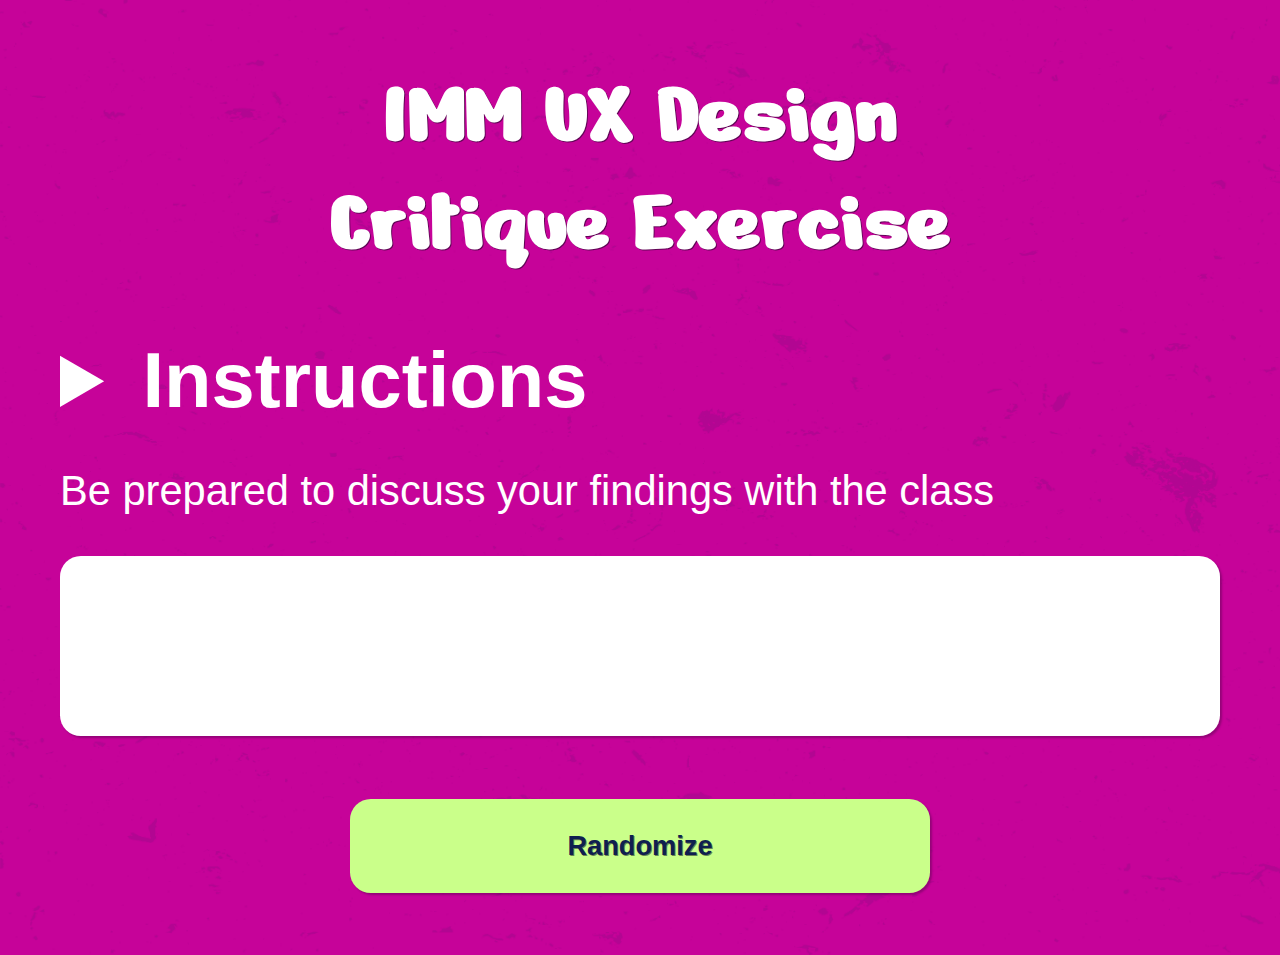
<file: critique/index.html>
<!DOCTYPE html>
<html lang="en">
  <head>
    <meta charset="UTF-8" />
    <meta name="viewport" content="width=device-width, initial-scale=1.0" />
    <title>IMM UX Design : Critique Exercise</title>
    <link rel="preconnect" href="https://fonts.gstatic.com" />
    <link
      href="https://fonts.googleapis.com/css2?family=Nerko+One&display=swap"
      rel="stylesheet"
    />
    <link rel="preconnect" href="https://fonts.gstatic.com" />
    <link
      href="https://fonts.googleapis.com/css2?family=Just+Me+Again+Down+Here&display=swap"
      rel="stylesheet"
    />
    <style>
      html {
        background-color: rgb(198, 3, 153);
        background-image: url(./dust.png);
        background-repeat: no-repeat;
        background-size: cover;
        font-size: calc(1rem + 2vw);
        font-family: "Franklin Gothic Medium", "Arial Narrow", Arial, sans-serif;
        cursor: url(./arrow.svg), auto;
        min-height: 100vh;
        color: #fff;
      }

      h1 {
        font-family: "Nerko One", cursive;
        font-size: calc(2rem + 0.5vw);
        text-shadow: 1px 1px 0px rgba(3, 9, 24, 0.52);
        color: white;
        text-align: center;
      }

      summary {
        font-weight: bold;
        font-size: 1.87em;
      }

      summary:hover {
        cursor: url(./finger.svg), auto;
      }

      #elements div a {
        display: block;
        font-size: calc(2em + 0.5vw);
        color: #0f1f4f;
        font-family: "Just Me Again Down Here", cursive;
        text-decoration: none;
      }
      .wrapper {
        max-width: 1160px;
        margin: 0 auto;
      }

      .element-wrapper {
        display: flex;
        background: white;
        height: 20vh;
        justify-content: center;
        align-items: center;
        border-radius: 0.5rem;
        box-shadow: 2px 2px 2px rgba(3, 9, 24, 0.25);
      }

      .button {
        margin: 1.5rem auto;
        text-align: center;
      }

      button {
        width: 50%;
        max-width: 800px;
        padding: 0.75rem;
        color: #0f1f4f;
        font-weight: 600;
        font-size: calc(0.5rem + 0.5vw);
        background: #caff8a;
        text-shadow: 1px 1px 0px rgba(3, 9, 24, 0.52);
        box-shadow: 2px 2px 2px rgba(3, 9, 24, 0.25);
        border-radius: 0.5rem;
        border: 0;
        transition: all 0.6s ease-in-out;
      }

      button:hover {
        background: #0f1f4f;
        color: #fff;
        cursor: url(./finger.svg), auto;
      }

      a:hover {
        cursor: url(./finger.svg), auto;
      }

      li {
        margin-bottom: 1em;
      }
      .wiggle:hover {
        animation: shake 0.5s;
        animation-iteration-count: infinite;
      }
      @keyframes shake {
        0% {
          transform: translate(1px, 1px) rotate(0deg);
        }

        10% {
          transform: translate(-1px, -2px) rotate(-1deg);
        }

        20% {
          transform: translate(-3px, 0px) rotate(1deg);
        }

        30% {
          transform: translate(3px, 2px) rotate(0deg);
        }

        40% {
          transform: translate(1px, -1px) rotate(1deg);
        }

        50% {
          transform: translate(-1px, 2px) rotate(-1deg);
        }

        60% {
          transform: translate(-3px, 1px) rotate(0deg);
        }

        70% {
          transform: translate(3px, 1px) rotate(-1deg);
        }

        80% {
          transform: translate(-1px, -1px) rotate(1deg);
        }

        90% {
          transform: translate(1px, 2px) rotate(0deg);
        }

        100% {
          transform: translate(1px, -2px) rotate(-1deg);
        }
      }
    </style>
  </head>

  <body>
    <div class="wrapper">
      <h1>
        IMM UX Design <br />
        Critique Exercise
      </h1>
      <details>
        <summary class="wiggle">Instructions</summary>

        <ol type="1">
          <li>
            Click the <em>randomize</em> button below to load a term we have
            learned in class.
          </li>
          <li>
            This will load a word into the white box that links to a page on
            Behance
          </li>
          <li>
            With your partner, choose two items form the search results and
            critique them
          </li>
          <li>
            Think about what we have learned in class:
            <ul>
              <li>
                Design Theory (Gestalt, CRAP, colour theory and readability)
              </li>
              <li>
                Psychology (social validation, reciprocity, scarcity and
                simplified choices)
              </li>
              <li>Accessibility</li>
            </ul>
          </li>
          <li>Describe what works with the design.</li>
          <li>
            If you were on the design team, what would you recommend to improve
            the design? Why?
          </li>
        </ol>
      </details>

      <p>Be prepared to discuss your findings with the class</p>

      <div class="element-wrapper">
        <div id="elements">
          <div class="wiggle">
            <a
              class="wiggle"
              href="https://www.behance.net/?search=user%20interface"
              >user interface</a
            >
          </div>
          <div class="wiggle">
            <a
              class="wiggle"
              href="https://www.behance.net/?search=gestalt%20design"
              >gestalt design</a
            >
          </div>
          <div class="wiggle">
            <a
              class="wiggle"
              href="https://www.behance.net/?search=accessibility"
              >accessibility</a
            >
          </div>
          <div class="wiggle">
            <a class="wiggle" href="https://www.behance.net/?search=typography"
              >typography</a
            >
          </div>
          <div class="wiggle">
            <a
              class="wiggle"
              href="https://www.behance.net/?search=logo%20design"
              >logo design</a
            >
          </div>
          <div class="wiggle">
            <a
              class="wiggle"
              href="https://www.behance.net/?search=responsive%20design"
              >responsive design</a
            >
          </div>
          <div class="wiggle">
            <a class="wiggle" href="https://www.behance.net/?search=photography"
              >photography</a
            >
          </div>
          <div class="wiggle">
            <a
              class="wiggle"
              href="https://www.behance.net/?search=illustration"
              >illustration</a
            >
          </div>
          <div class="wiggle">
            <a
              class="wiggle"
              href="https://www.behance.net/?search=data%20visualization"
              >data visualization</a
            >
          </div>
          <div class="wiggle">
            <a
              class="wiggle"
              href="https://www.behance.net/?search=web%20design"
              >web design</a
            >
          </div>
          <div class="wiggle">
            <a class="wiggle" href="https://www.behance.net/?search=readability"
              >readability</a
            >
          </div>
          <div class="wiggle">
            <a class="wiggle" href="https://www.behance.net/?search=psychology"
              >psychology</a
            >
          </div>
          <div class="wiggle">
            <a
              class="wiggle"
              href="https://www.behance.net/?search=ux%20research"
              >UX research</a
            >
          </div>
          <div class="wiggle">
            <a class="wiggle" href="https://www.behance.net/?search=wireframe"
              >wireframe</a
            >
          </div>
          <div class="wiggle">
            <a class="wiggle" href="https://www.behance.net/?search=prototype"
              >prototype</a
            >
          </div>
          <div class="wiggle">
            <a class="wiggle" href="https://www.behance.net/?search=navigation"
              >navigation</a
            >
          </div>
          <div><a href="https://www.behance.net/?search=html">html</a></div>
          <div><a href="https://www.behance.net/?search=css">css</a></div>
          <div class="wiggle">
            <a
              class="wiggle"
              href="https://www.behance.net/?search=gamification"
              >gamification</a
            >
          </div>
          <div class="wiggle">
            <a
              class="wiggle"
              href="https://www.behance.net/?search=branding%20package"
              >branding package</a
            >
          </div>
          <div class="wiggle">
            <a class="wiggle" href="https://www.behance.net/?search=dashboard"
              >dashboard</a
            >
          </div>
          <div class="wiggle">
            <a
              class="wiggle"
              href="https://www.behance.net/?search=design%20system"
              >design system</a
            >
          </div>
          <div class="wiggle">
            <a class="wiggle" href="https://www.behance.net/?search=persona"
              >persona</a
            >
          </div>
          <div class="wiggle">
            <a
              class="wiggle"
              href="https://www.behance.net/?search=user%20testing"
              >user testing</a
            >
          </div>
        </div>
      </div>
      <div class="button wiggle">
        <button id="randomize">Randomize</button>
      </div>
    </div>

    <script>
      var w = document.getElementById("elements");
      var button = document.getElementById("randomize");
      var quotes = w.children; // inner elements, your quotes divs

      // a function to hide all divs
      var hideDivs = function (divs) {
        for (var div of divs) {
          div.style.display = "none";
        }
      };

      hideDivs(quotes); // hide all initially

      // on click
      button.addEventListener("click", function (event) {
        var rnd = Math.floor(Math.random() * quotes.length); // get random index
        hideDivs(quotes); // hide all quotes
        quotes[rnd].style.display = "block"; // show random quote
        event.target.textContent = "Load another UX word!"; // set button text. event.target is the button you've clicked
      });
    </script>
  </body>
</html>
</file>
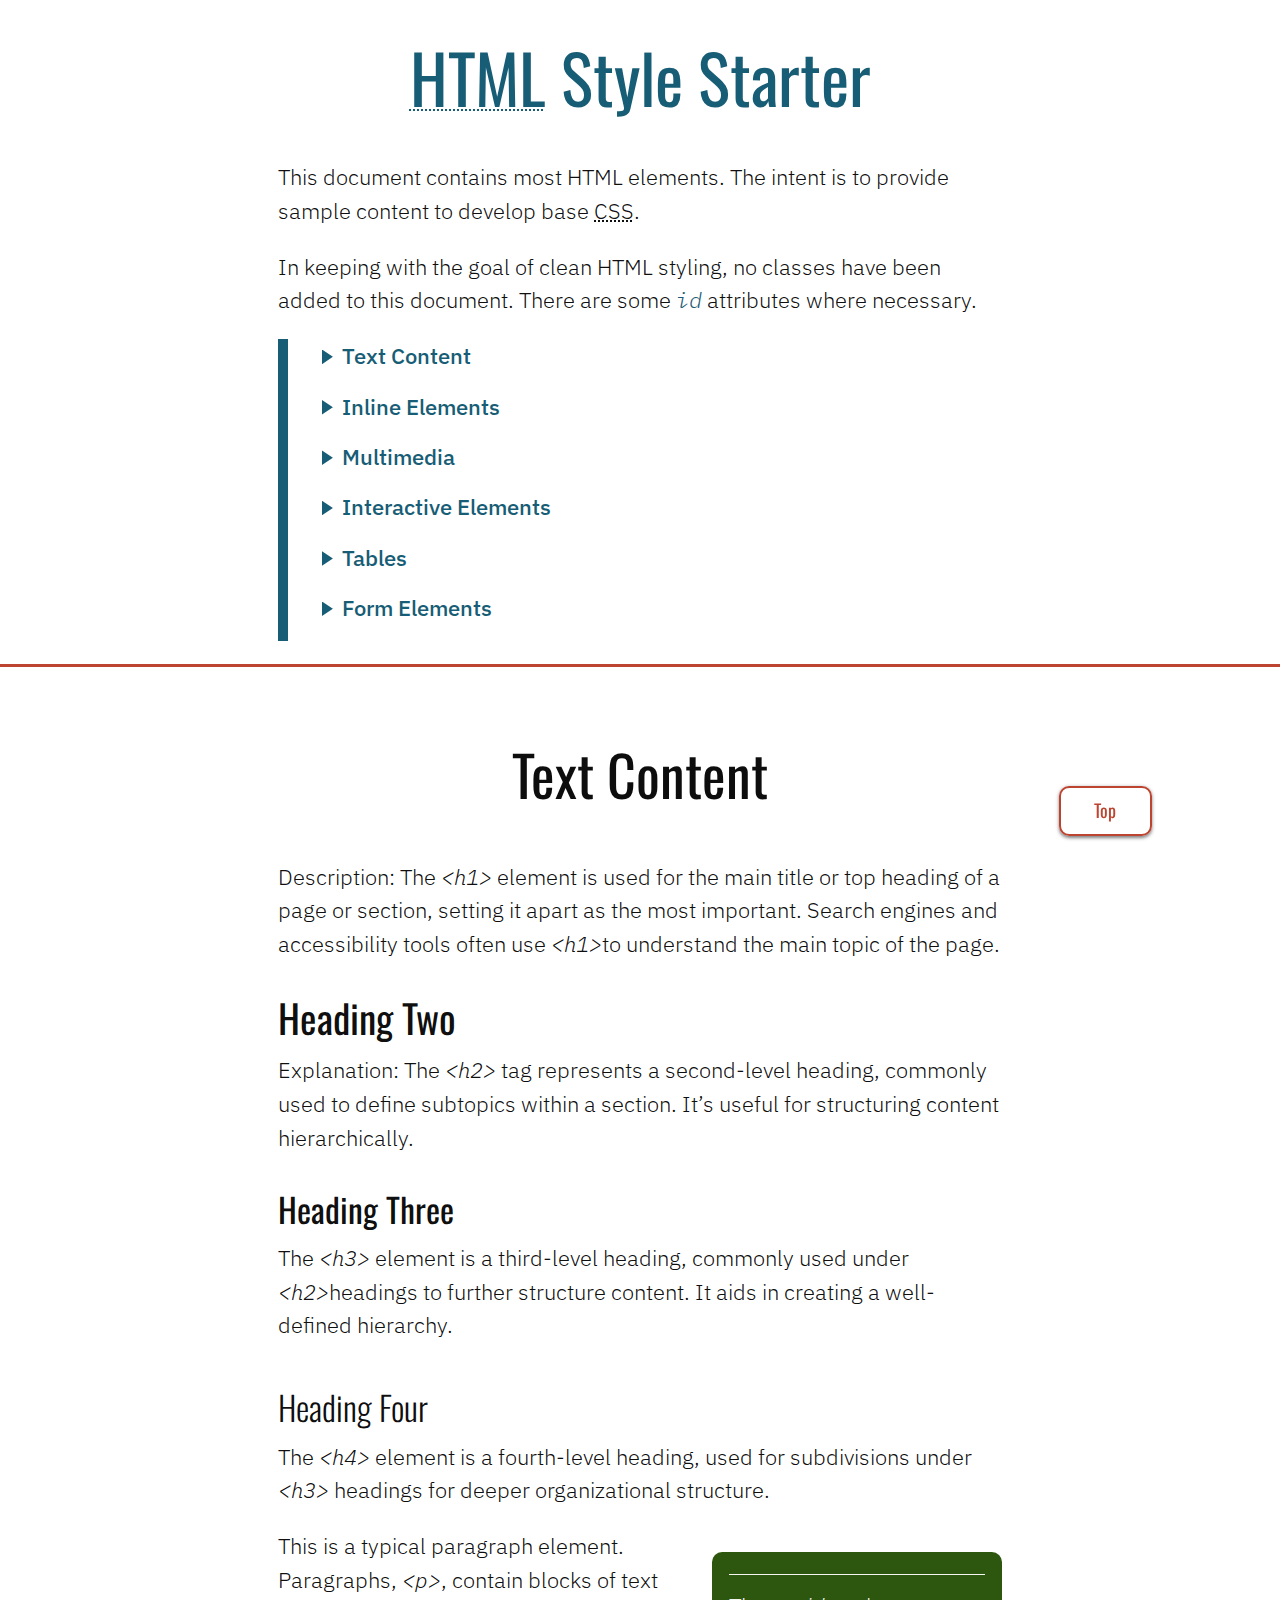
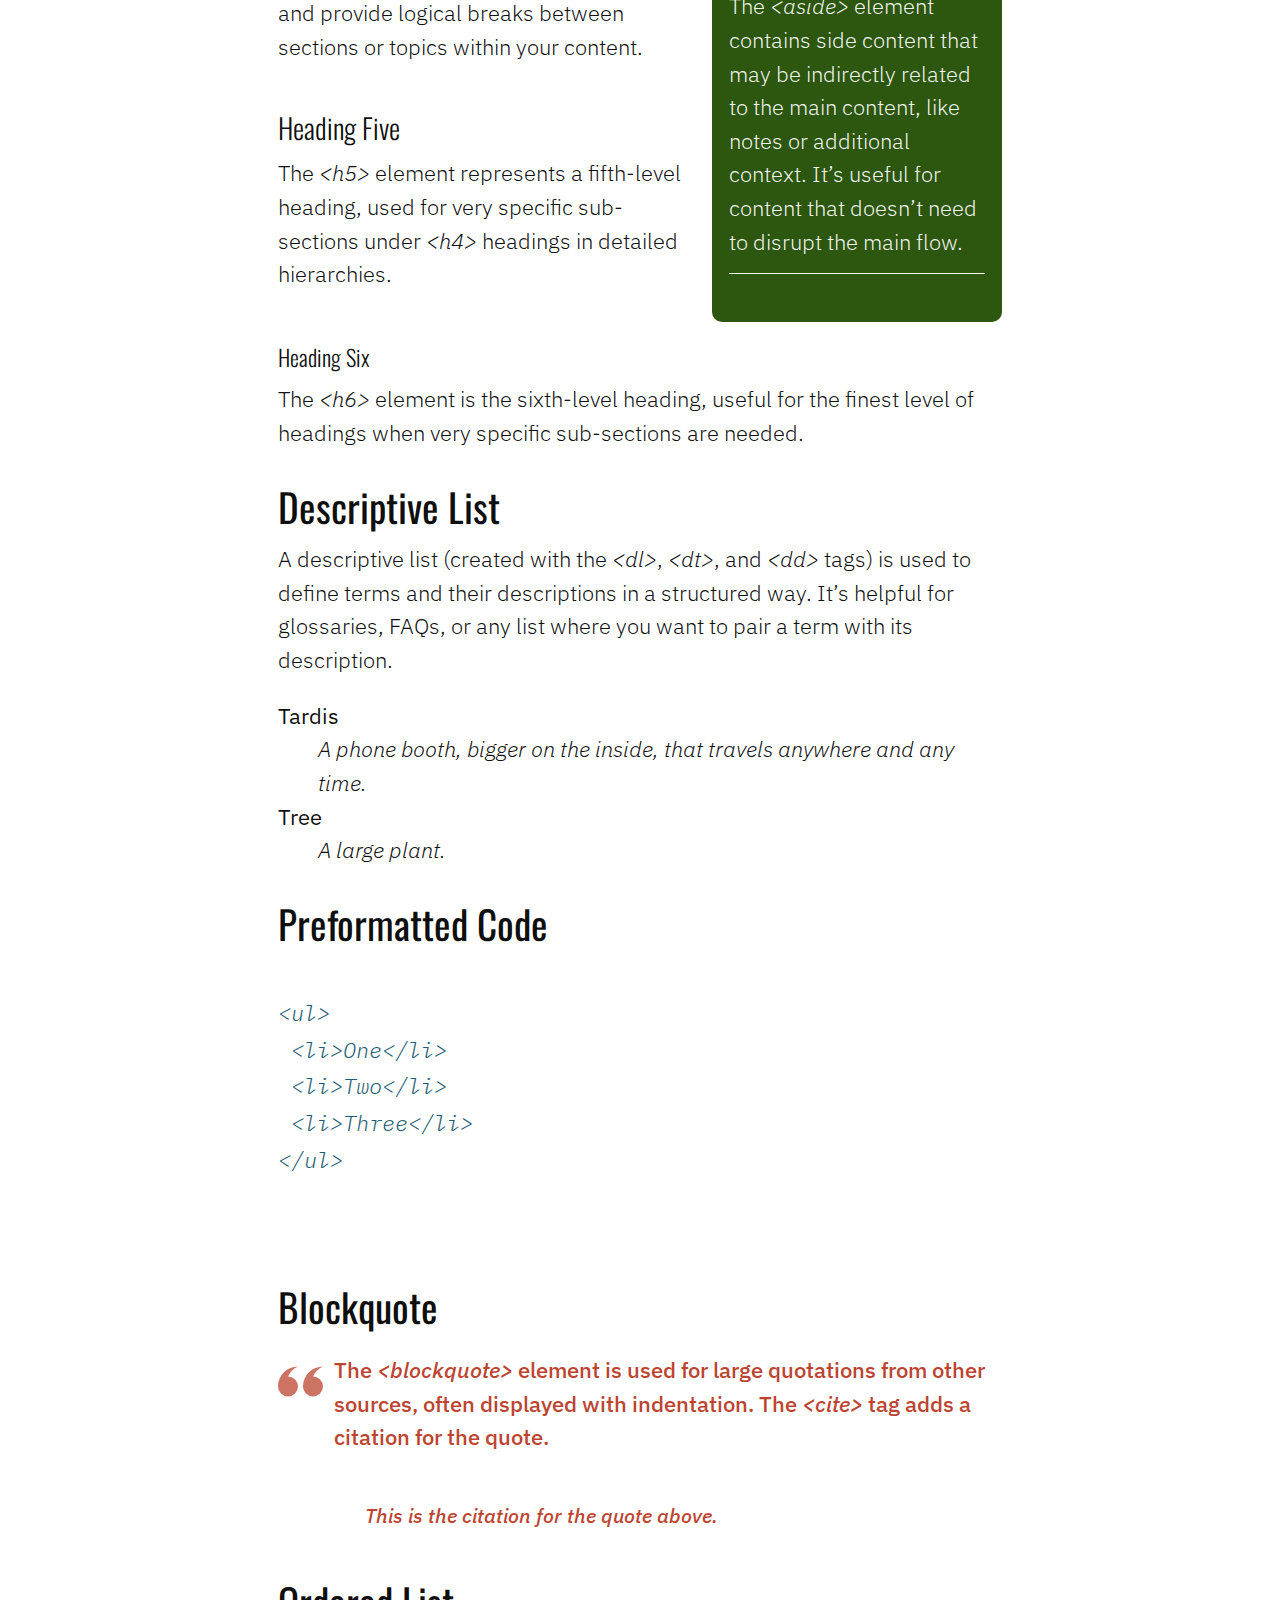
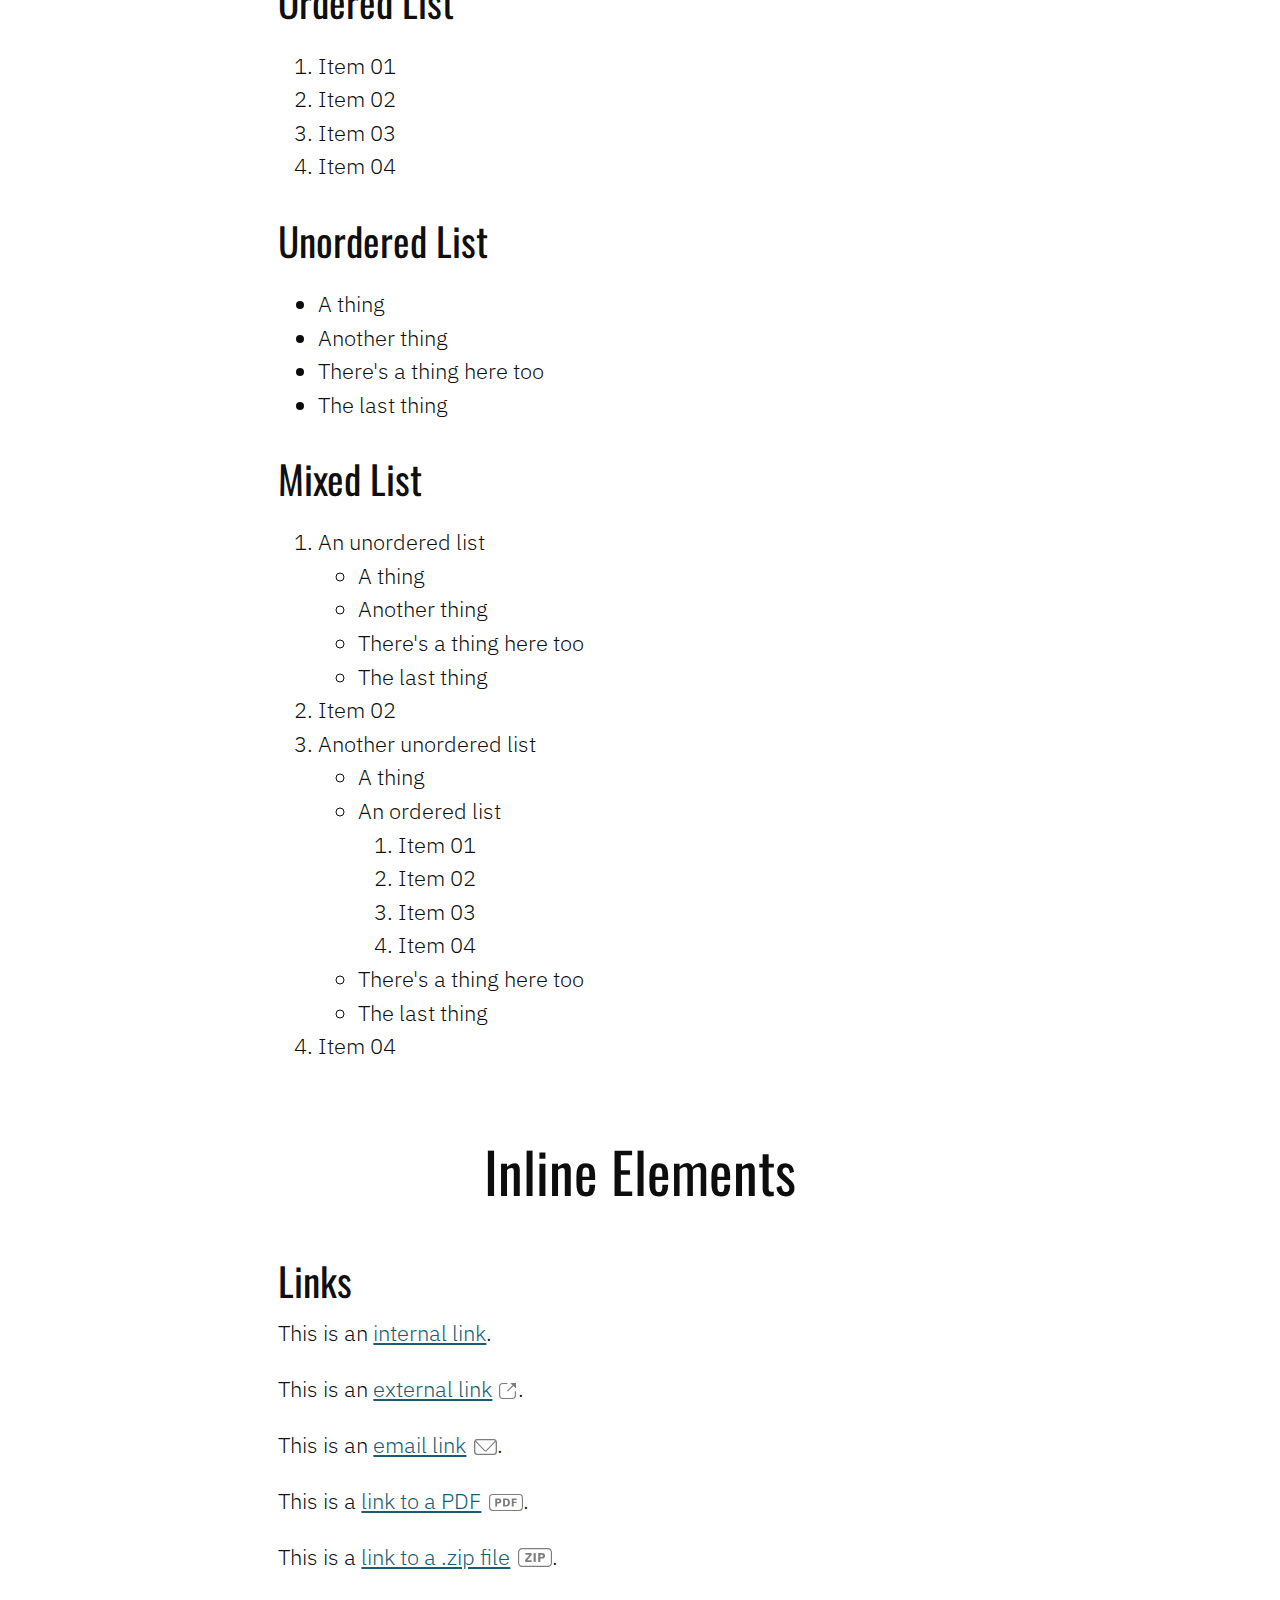
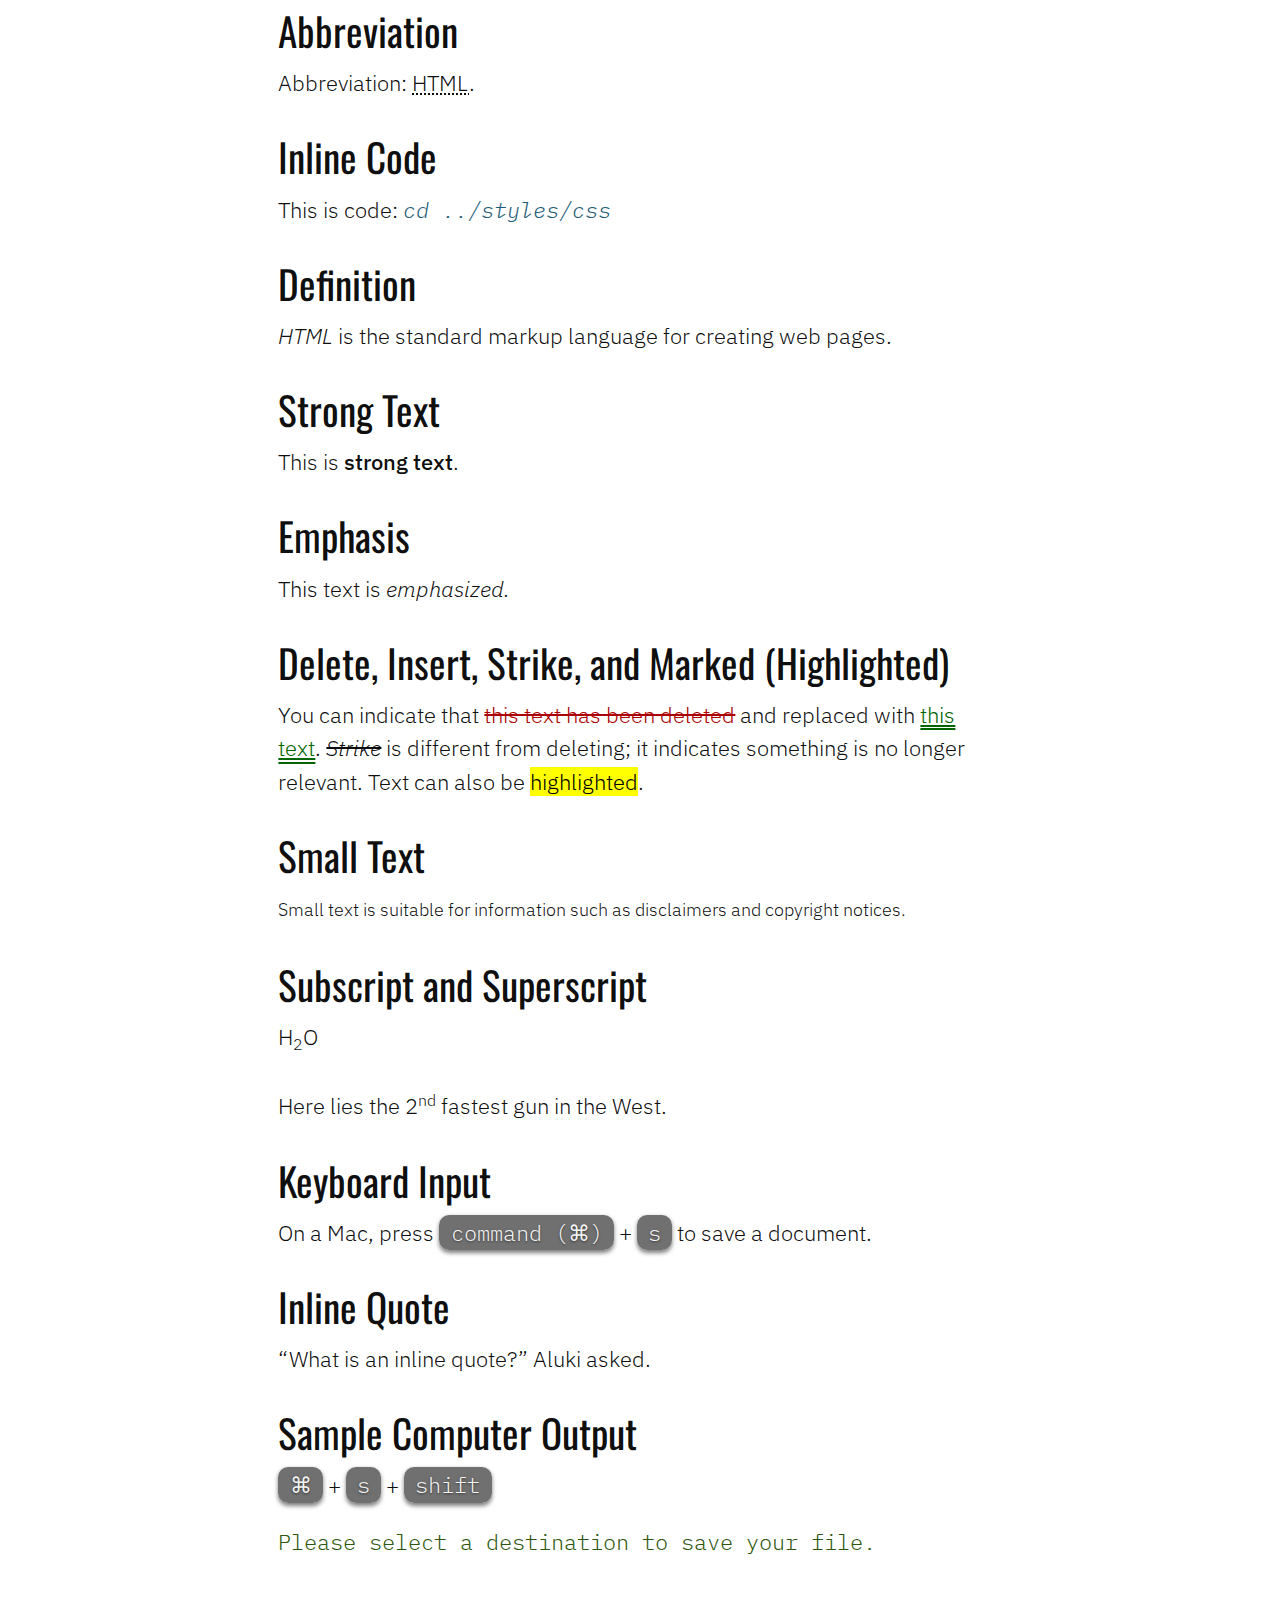
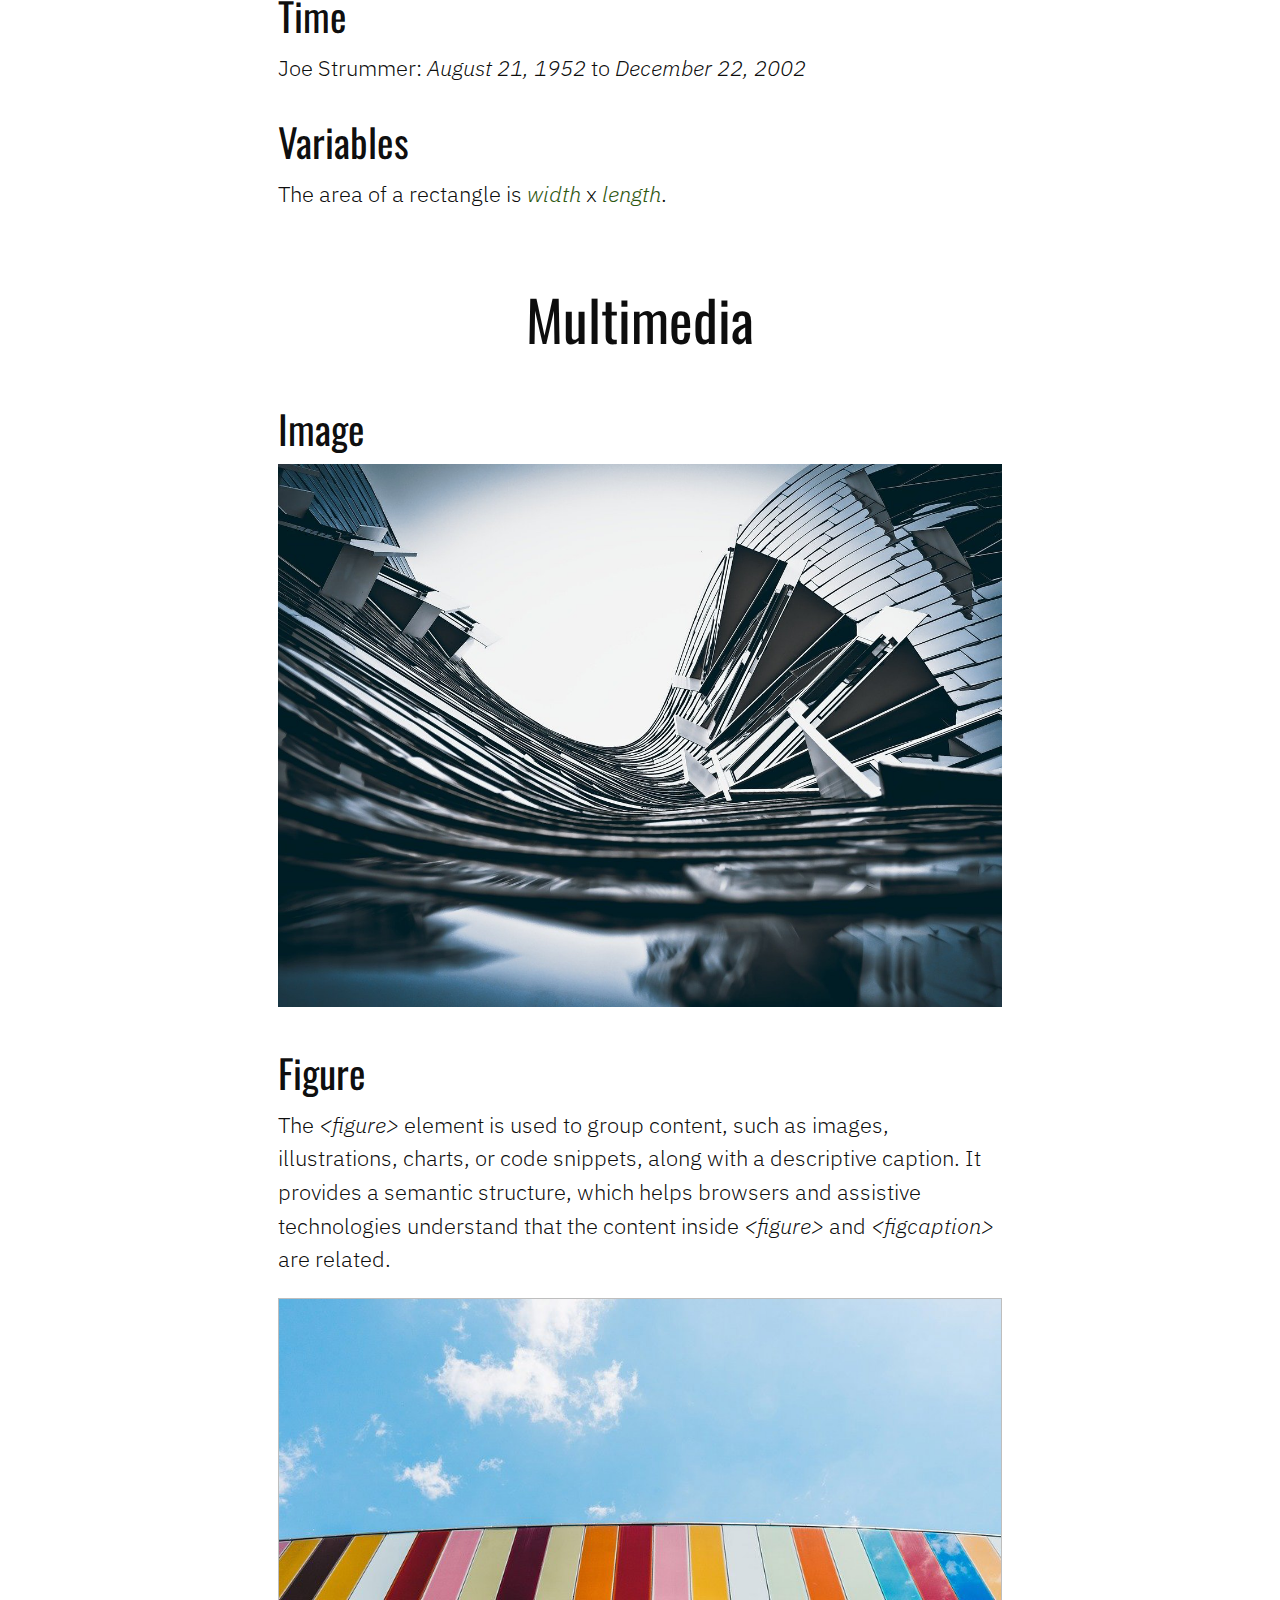
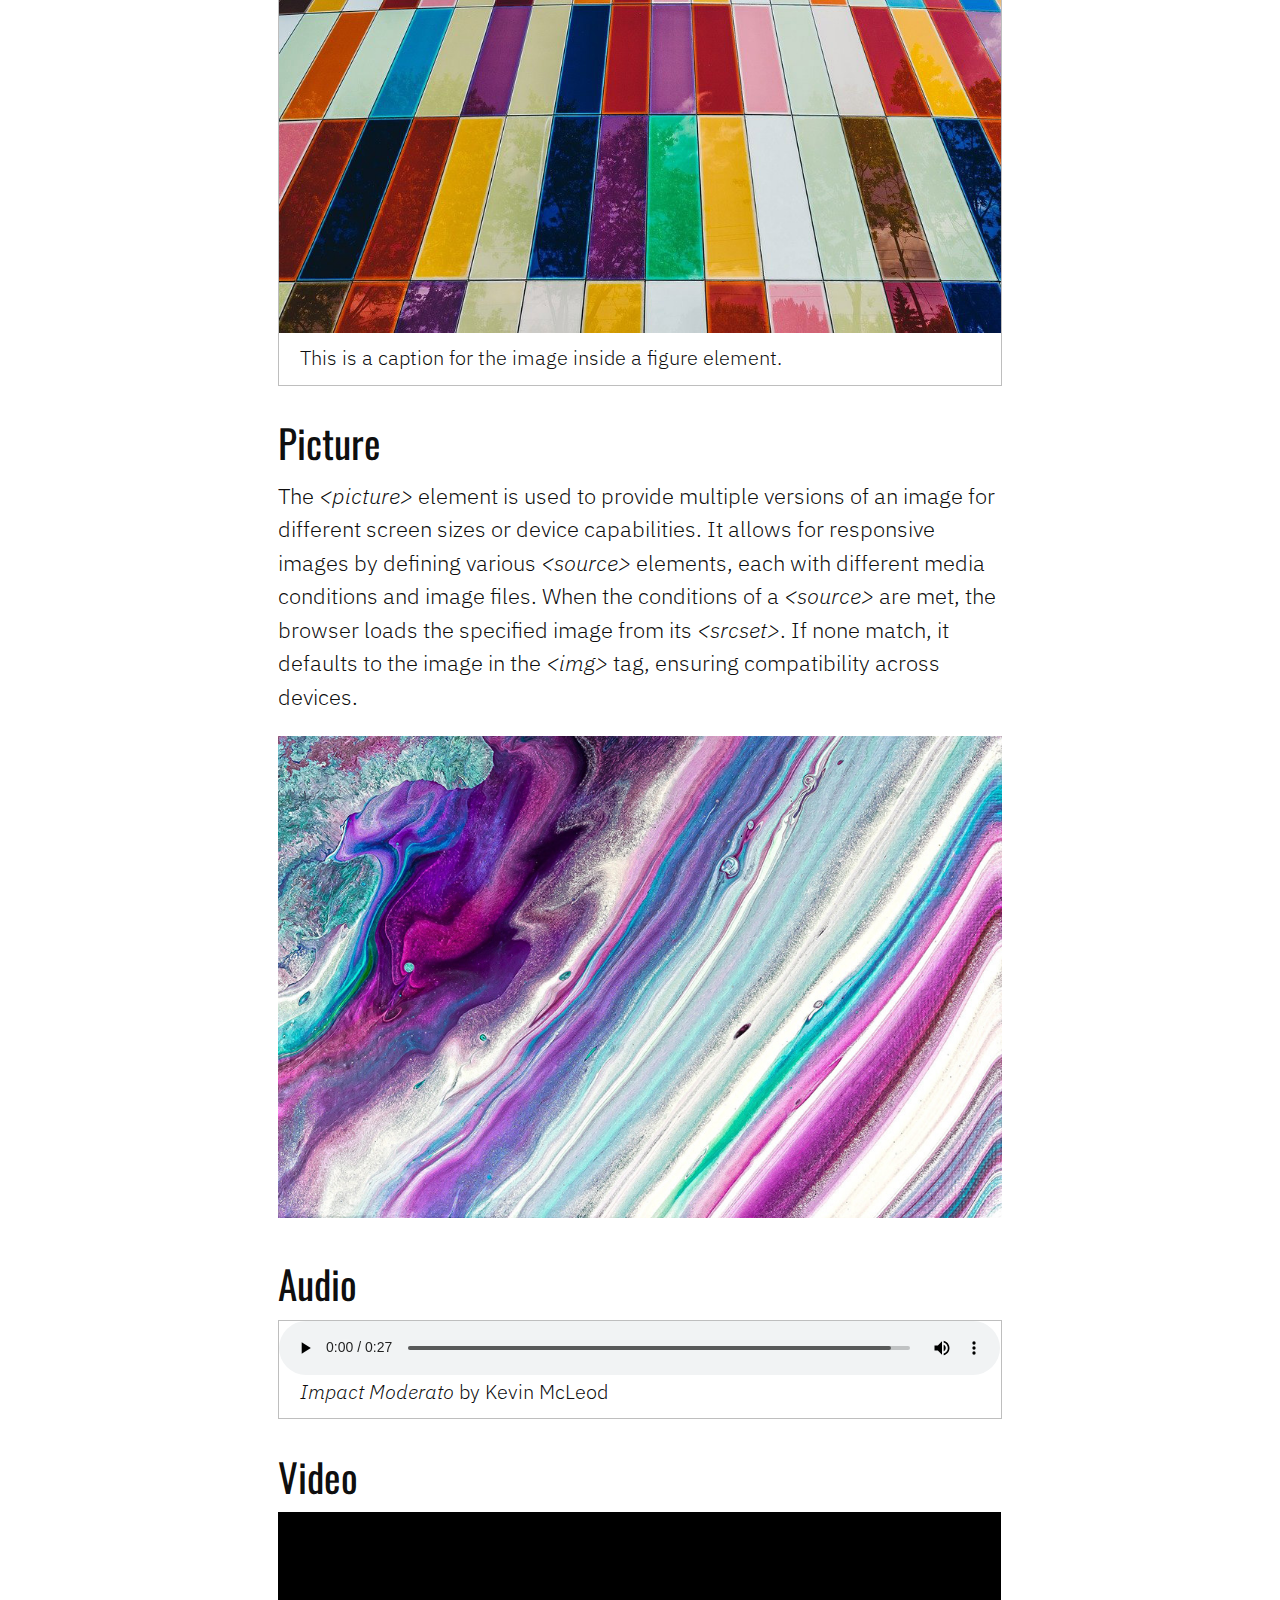
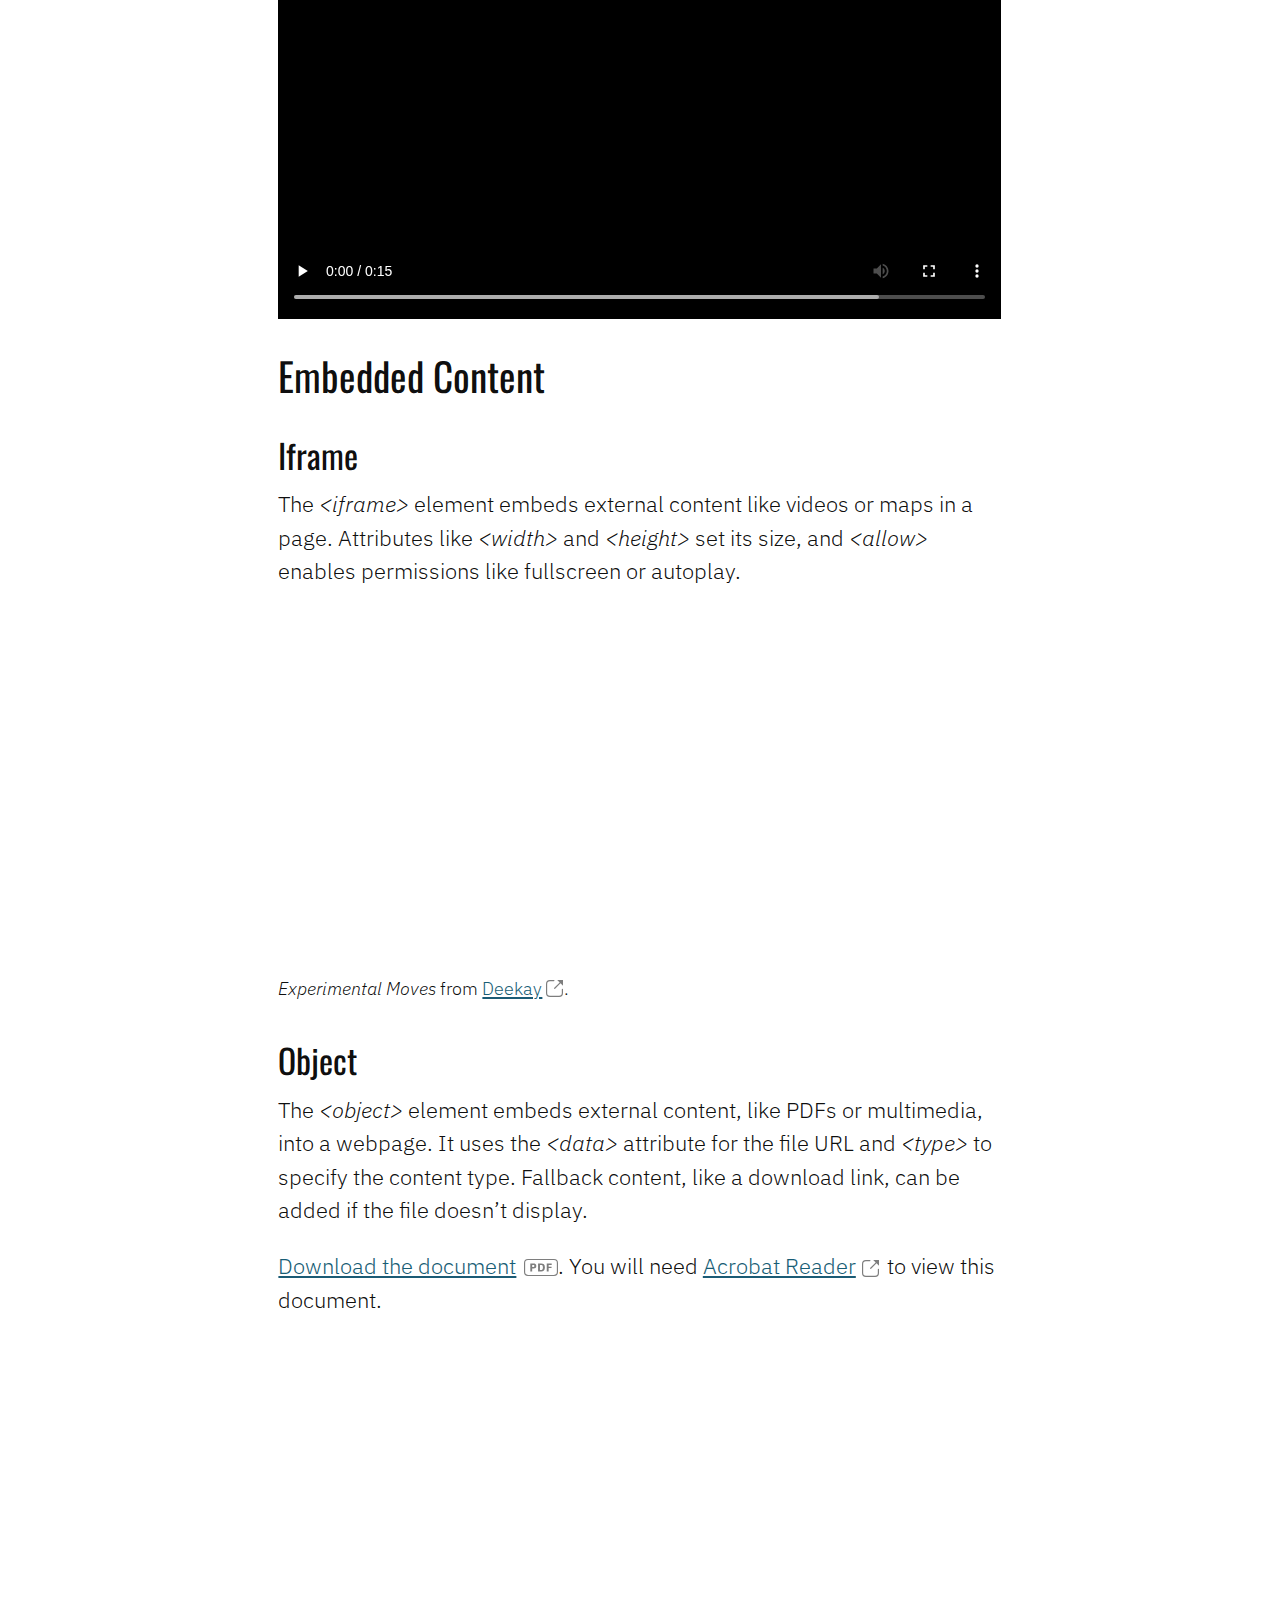
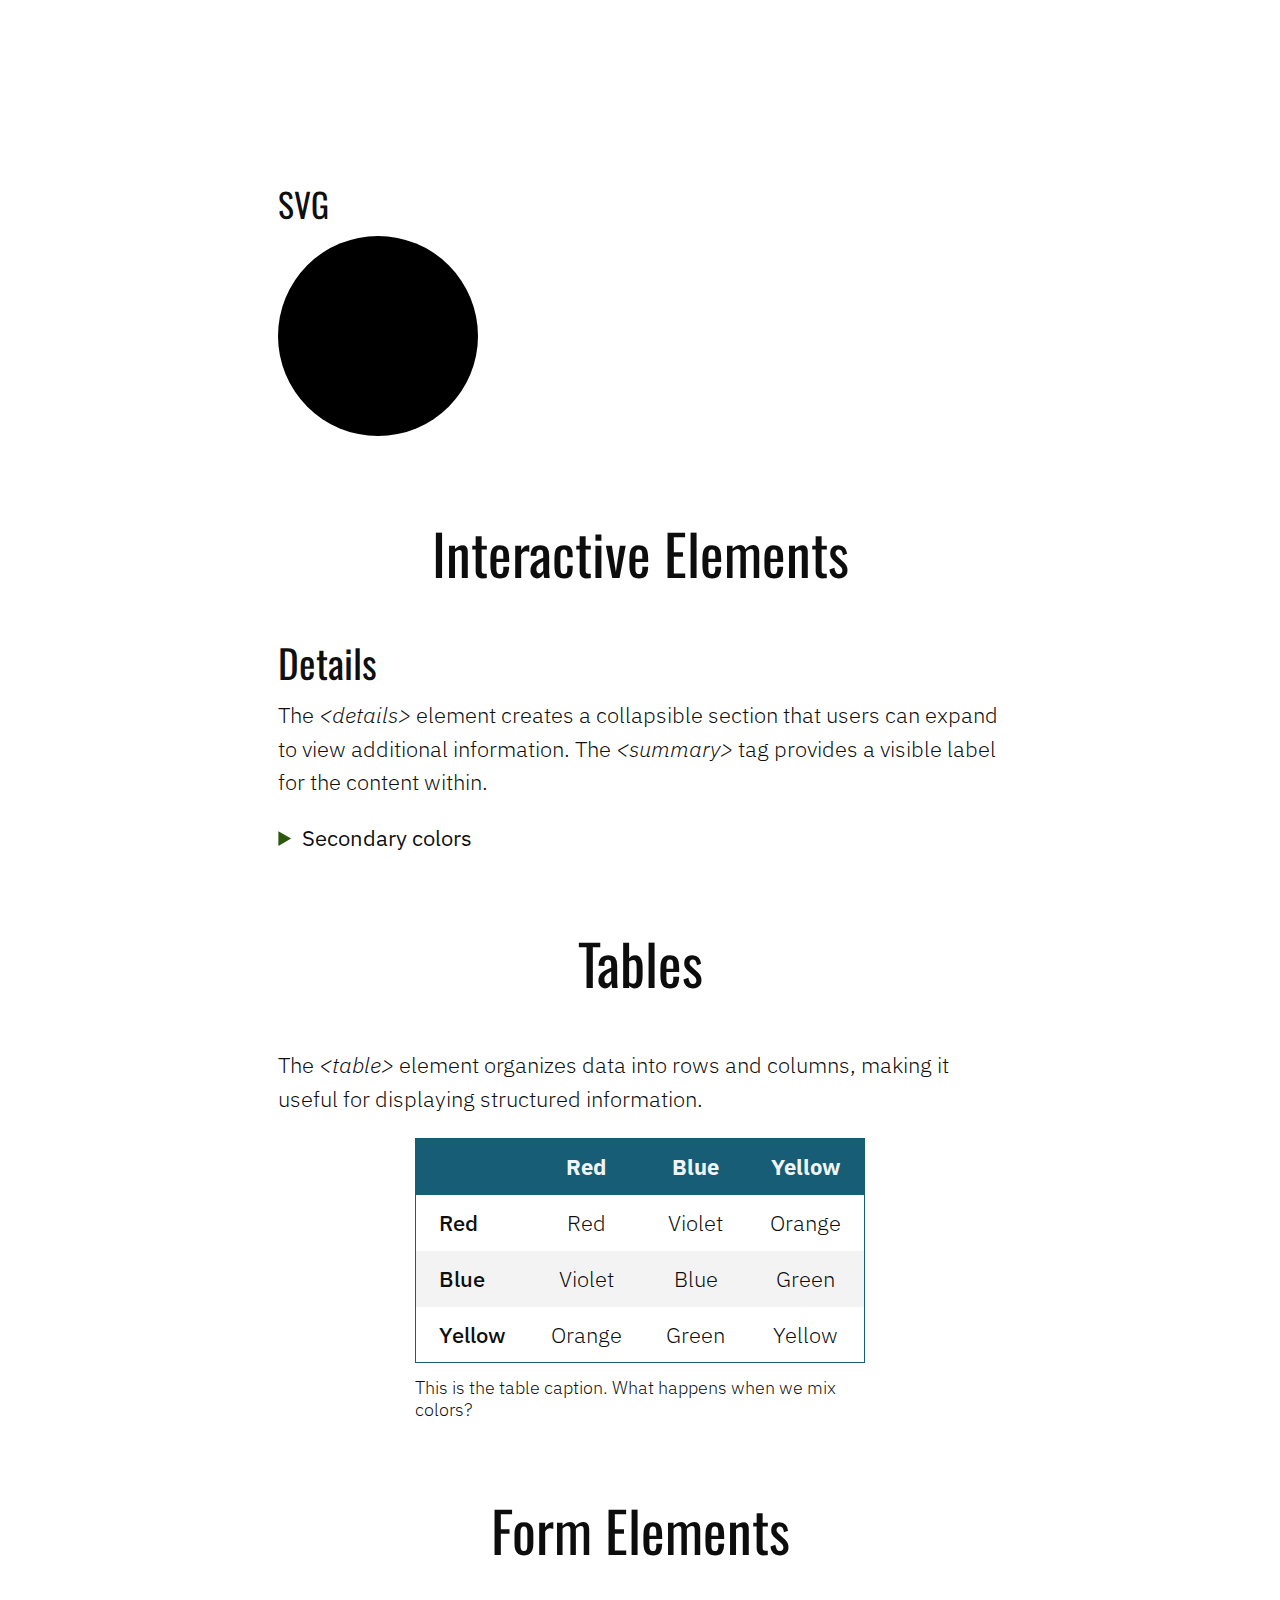
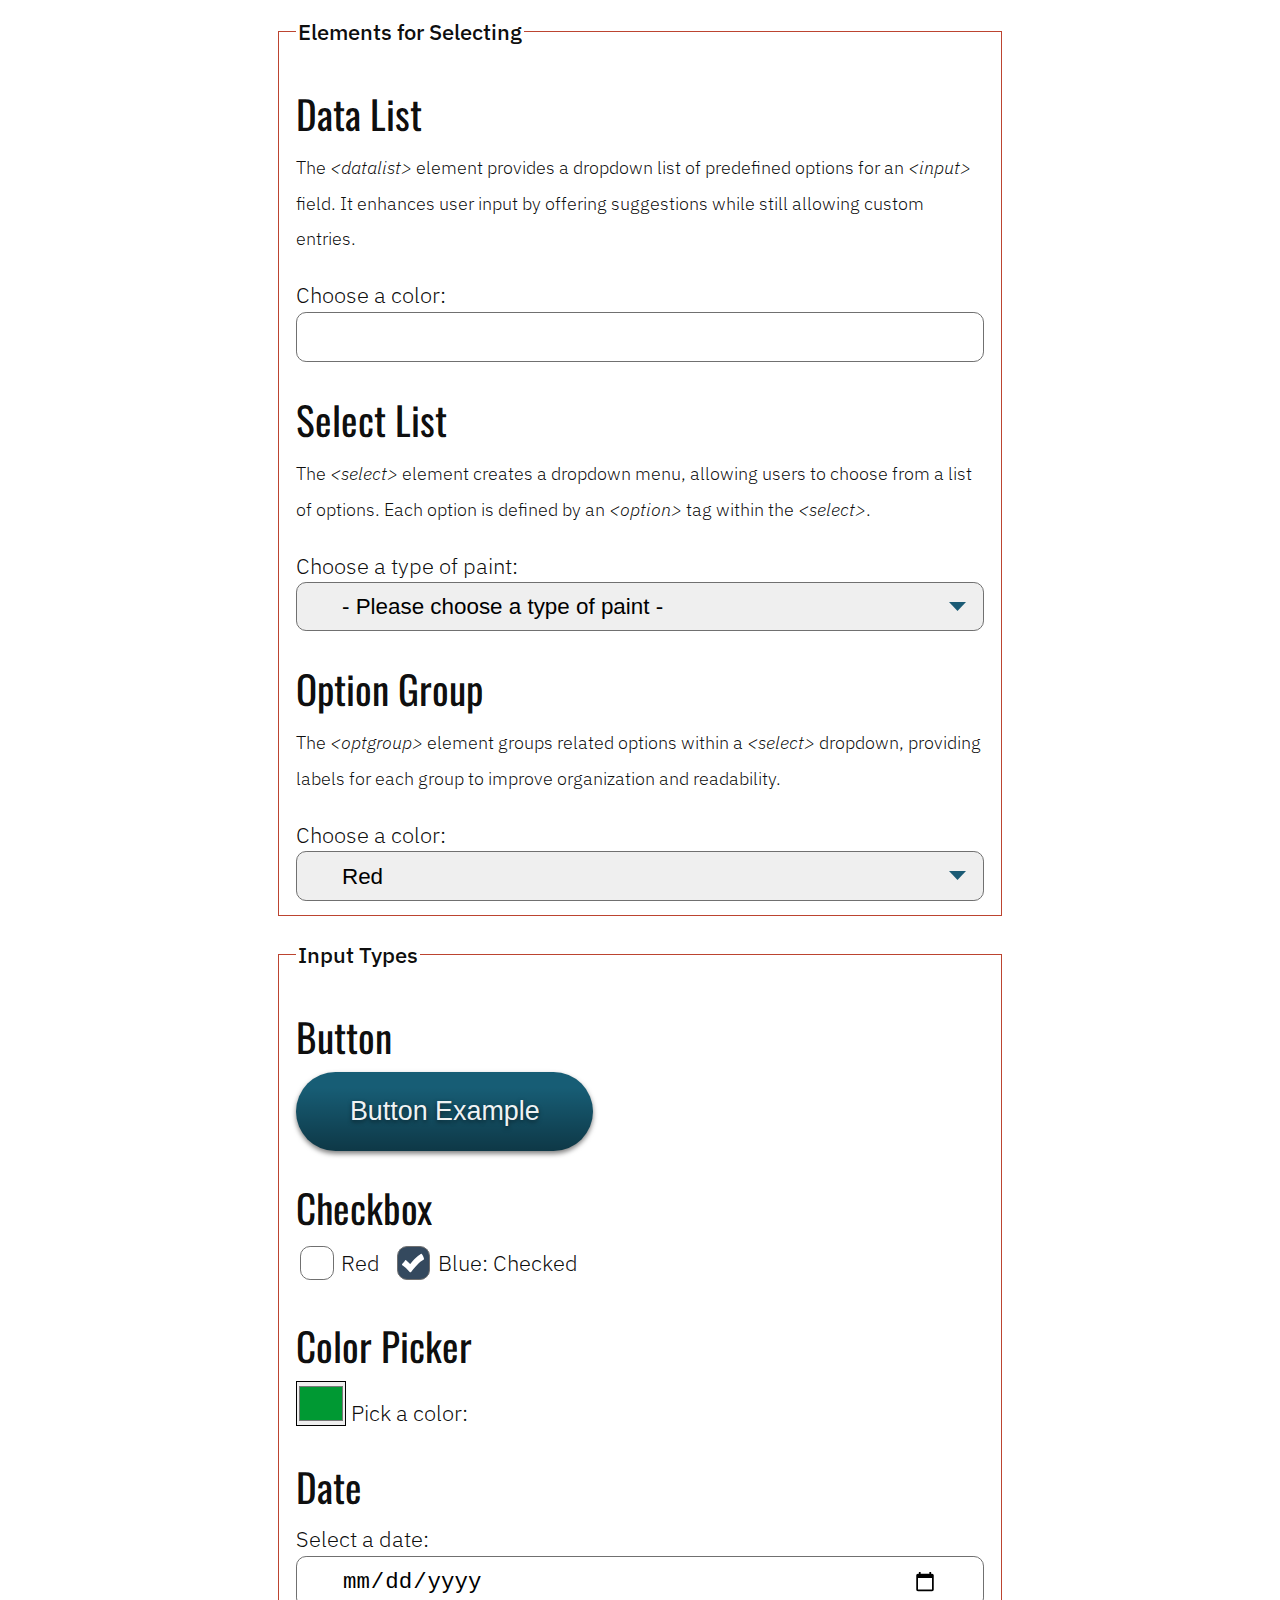
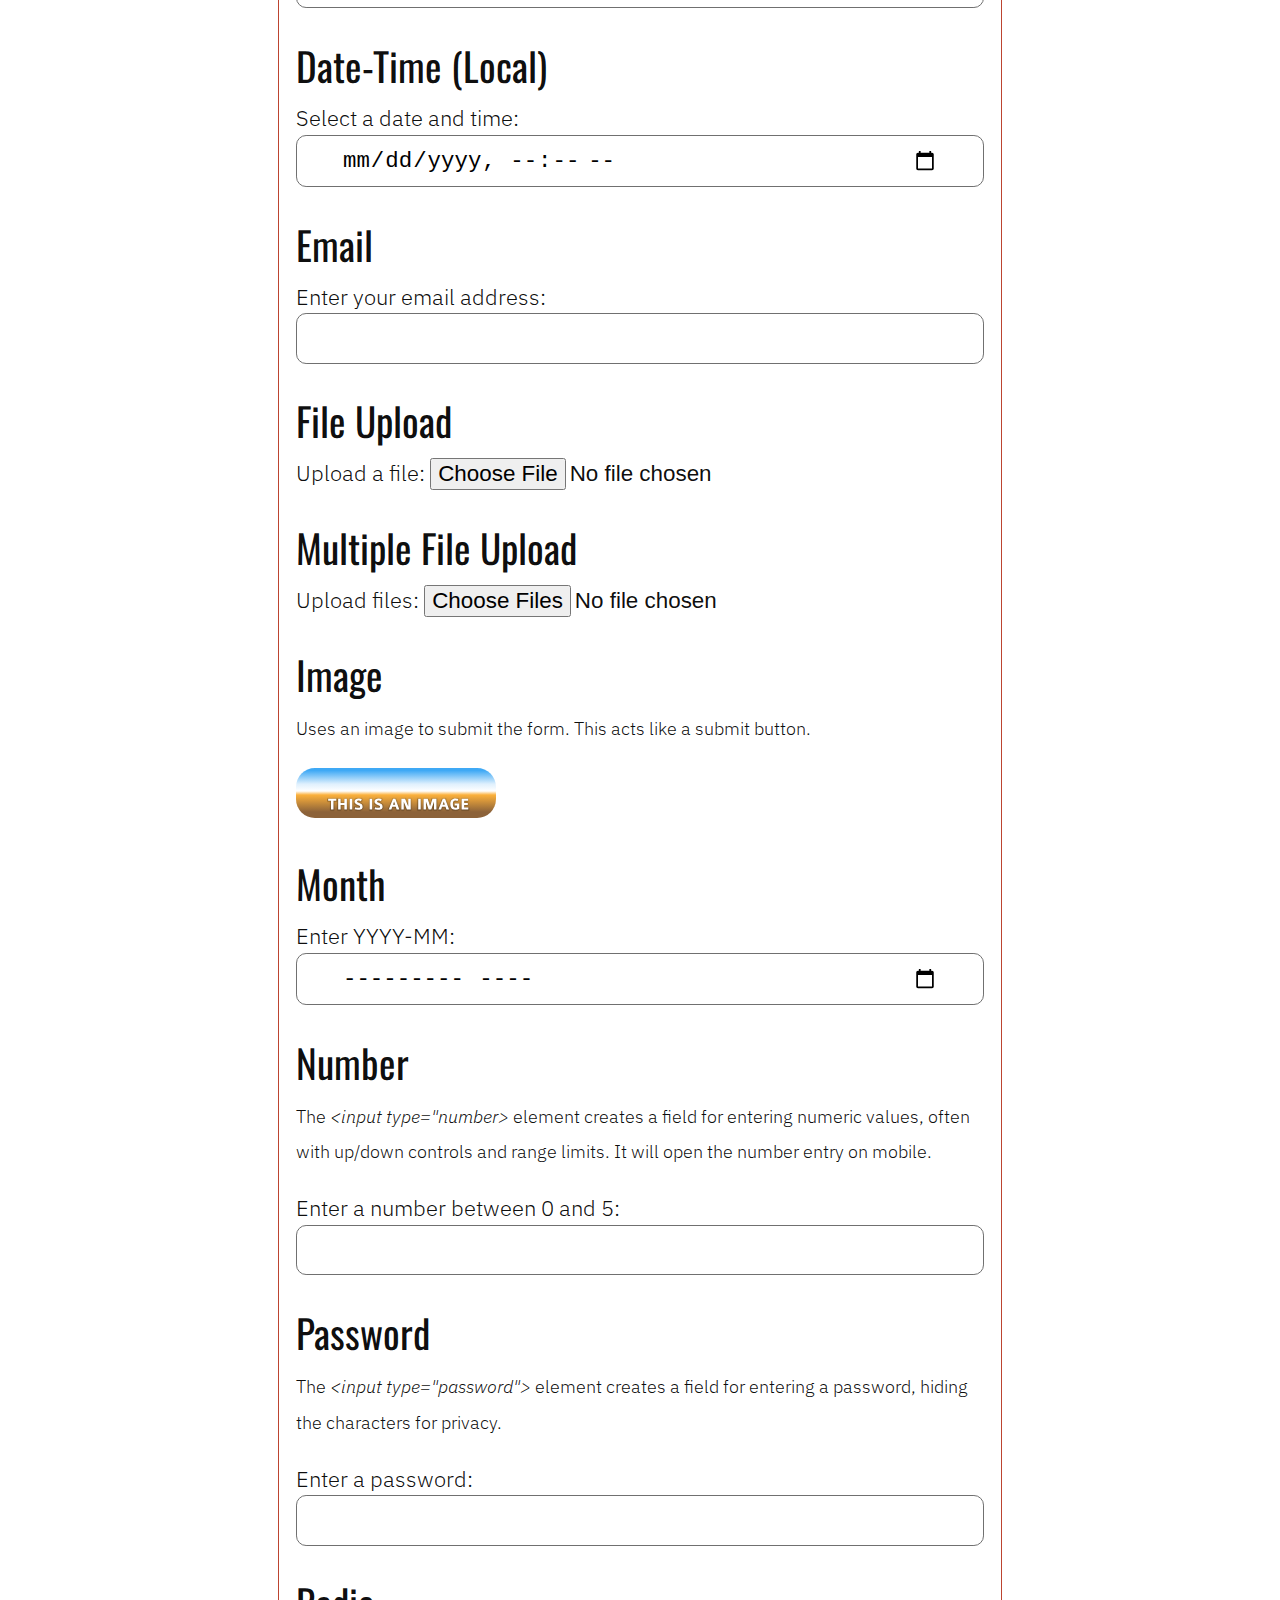
<file: html-starter/index.html>
<!DOCTYPE html>
<html lang="en">
  <head>
    <meta charset="UTF-8" />
    <meta name="viewport" content="width=device-width, initial-scale=1.0" />
    <link rel="stylesheet" href="./styles/styles.css" />
    <title>HTML Elements</title>
  </head>

  <body>
    <header id="header">
      <h1><abbr title="Hypertext Markup Language">HTML</abbr> Style Starter</h1>
      <p>
        This document contains most HTML elements. The intent is to provide
        sample content to develop base
        <abbr title="Cascading Style Sheets">CSS</abbr>.
      </p>
      <p>
        In keeping with the goal of clean HTML styling, no classes have been
        added to this document. There are some <code>id</code> attributes where
        necessary.
      </p>
      <nav>
        <ul>
          <li><a href="#text-content">Text Content</a></li>
          <li><a href="#inline-elements">Inline Elements</a></li>
          <li><a href="#multi-media">Multimedia</a></li>
          <li><a href="#interactive-elements">Interactive Elements</a></li>
          <li><a href="#tables">Tables</a></li>
          <li><a href="#form-elements">Form Elements</a></li>
        </ul>
      </nav>
    </header>
    <hr />
    <main>
      <article>
        <section id="text-content">
          <h1>Text Content</h1>
          <p>
            Description: The <em>&#x3C;h1&#x3E;</em> element is used for the main title or
            top heading of a page or section, setting it apart as the most
            important. Search engines and accessibility tools often use
            <em>&#x3C;h1&#x3E;</em>to understand the main topic of the page.
          </p>

          <h2>Heading Two</h2>
          <p>
            Explanation: The <em>&#x3C;h2&#x3E;</em> tag represents a second-level
            heading, commonly used to define subtopics within a section. It’s
            useful for structuring content hierarchically.
          </p>

          <h3>Heading Three</h3>
          <p>
            The <em>&#x3C;h3&#x3E;</em> element is a third-level heading, commonly used
            under <em>&#x3C;h2&#x3E;</em>headings to further structure content. It aids
            in creating a well-defined hierarchy.
          </p>

          <h4>Heading Four</h4>
          <p>
            The <em>&#x3C;h4&#x3E;</em> element is a fourth-level heading, used for
            subdivisions under <em>&#x3C;h3&#x3E;</em> headings for deeper organizational
            structure.
          </p>
          <aside>
            <p>
              The <em>&#x3C;aside&#x3E;</em> element contains side content that may be
              indirectly related to the main content, like notes or additional
              context. It’s useful for content that doesn’t need to disrupt the
              main flow.
            </p>
          </aside>
          <p>
            This is a typical paragraph element. Paragraphs, <em>&#x3C;p&#x3E;</em>,
            contain blocks of text and provide logical breaks between sections
            or topics within your content.
          </p>

          <h5>Heading Five</h5>
          <p>
            The <em>&#x3C;h5&#x3E;</em> element represents a fifth-level heading, used
            for very specific sub-sections under <em>&#x3C;h4&#x3E;</em> headings in
            detailed hierarchies.
          </p>

          <h6>Heading Six</h6>
          <p>
            The <em>&#x3C;h6&#x3E;</em> element is the sixth-level heading, useful for
            the finest level of headings when very specific sub-sections are
            needed.
          </p>

          <h2>Descriptive List</h2>
         <p>A descriptive list (created with the <em>&#x3C;dl&#x3E;</em>, <em>&#x3C;dt&#x3E;</em>, and <em>&#x3C;dd&#x3E;</em> tags) is used to define terms and their descriptions in a structured way. It&#8217;s helpful for glossaries, FAQs, or any list where you want to pair a term with its description.</p>
          <dl>
            <dt>Tardis</dt>
            <dd>
              A phone booth, bigger on the inside, that travels anywhere and any
              time.
            </dd>
            <dt>Tree</dt>
            <dd>A large plant.</dd>
          </dl>

          <h2>Preformatted Code</h2>
          <pre>
          <code>
&lt;ul&gt;
 &lt;li&gt;One&lt;/li&gt;
 &lt;li&gt;Two&lt;/li&gt;
 &lt;li&gt;Three&lt;/li&gt;
&lt;/ul&gt;
          </code>
        </pre>

          <h2>Blockquote</h2>
          <blockquote>
            <p>
              <p>The <em>&#x3C;blockquote&#x3E;</em> element is used for large quotations from other sources, often displayed with indentation. The <em>&#x3C;cite&#x3E;</em> tag adds a citation for the quote.</p>
            </p>
            <footer>
              <cite>This is the citation for the quote above.</cite>
            </footer>
          </blockquote>

          <h2>Ordered List</h2>
          <ol>
            <li>Item 01</li>
            <li>Item 02</li>
            <li>Item 03</li>
            <li>Item 04</li>
          </ol>

          <h2>Unordered List</h2>
          <ul>
            <li>A thing</li>
            <li>Another thing</li>
            <li>There's a thing here too</li>
            <li>The last thing</li>
          </ul>

          <h2>Mixed List</h2>
          <ol>
            <li>
              An unordered list
              <ul>
                <li>A thing</li>
                <li>Another thing</li>
                <li>There's a thing here too</li>
                <li>The last thing</li>
              </ul>
            </li>
            <li>Item 02</li>
            <li>
              Another unordered list
              <ul>
                <li>A thing</li>
                <li>
                  An ordered list
                  <ol>
                    <li>Item 01</li>
                    <li>Item 02</li>
                    <li>Item 03</li>
                    <li>Item 04</li>
                  </ol>
                </li>
                <li>There's a thing here too</li>
                <li>The last thing</li>
              </ul>
            </li>
            <li>Item 04</li>
          </ol>
        </section>

        <section id="inline-elements">
          <h1>Inline Elements</h1>

          <h2>Links</h2>
          <p>This is an <a href="/index.html">internal link</a>.</p>
          <p>
            This is an
            <a href="https://developer.mozilla.org/en-US/">external link</a>.
          </p>
          <p>
            This is an <a href="mailto:clark.craig@gmail.com">email link</a>.
          </p>
          <p>This is a <a href="./assets/DummyLetter.pdf">link to a PDF</a>.</p>
          <p>
            This is a
            <a href="./assets/compressedFile.txt.zip">link to a .zip file</a>.
          </p>

          <h2>Abbreviation</h2>
          <p>
            Abbreviation: <abbr title="Hypertext Markup Language">HTML</abbr>.
          </p>

          <h2>Inline Code</h2>
          <p>This is code: <code>cd ../styles/css</code></p>

          <h2>Definition</h2>
          <p>
            <dfn>HTML</dfn> is the standard markup language for creating web
            pages.
          </p>

          <h2>Strong Text</h2>
          <p>This is <strong>strong text</strong>.</p>

          <h2>Emphasis</h2>
          <p>This text is <em>emphasized.</em></p>

          <h2>Delete, Insert, Strike, and Marked (Highlighted)</h2>
          <p>
            You can indicate that <del>this text has been deleted</del> and
            replaced with <ins>this text</ins>. <s>Strike</s> is different from
            deleting; it indicates something is no longer relevant. Text can
            also be <mark>highlighted</mark>.
          </p>

          <h2>Small Text</h2>
          <p>
            <small
              >Small text is suitable for information such as disclaimers and
              copyright notices.</small
            >
          </p>

          <h2>Subscript and Superscript</h2>
          <p>H<sub>2</sub>O</p>
          <p>Here lies the 2<sup>nd</sup> fastest gun in the West.</p>

          <h2>Keyboard Input</h2>
          <p>
            On a Mac, press <kbd>command (⌘)</kbd> + <kbd>s</kbd> to save a
            document.
          </p>

          <h2>Inline Quote</h2>
          <p><q>What is an inline quote?</q> Aluki asked.</p>

          <h2>Sample Computer Output</h2>
          <p><kbd>⌘</kbd> + <kbd>s</kbd> + <kbd>shift</kbd></p>
          <p><samp>Please select a destination to save your file.</samp></p>

          <h2>Time</h2>
          <p>
            Joe Strummer: <time datetime="1952-08-21">August 21, 1952</time> to
            <time datetime="2002-12-22">December 22, 2002</time>
          </p>

          <h2>Variables</h2>
          <p>
            The area of a rectangle is <var>width</var> x <var>length</var>.
          </p>
        </section>

        <section id="multi-media">
          <h1>Multimedia</h1>

          <h2>Image</h2>
          <img
            src="./assets/sampleImage.jpg"
            alt="Modern architecture seen from below"
          />

          <h2>Figure</h2>
          <p>The <em>&#x3C;figure&#x3E;</em> element is used to group content, such as images, illustrations, charts, or code snippets, along with a descriptive caption. It provides a semantic structure, which helps browsers and assistive technologies understand that the content inside <em>&#x3C;figure&#x3E;</em> and <em>&#x3C;figcaption&#x3E;</em> are related.</p>
          <figure>
            <img
              src="./assets/sampleFigure.jpg"
              alt="Looking up at a building covered in multi-colored panels"
            />
            <figcaption>
              This is a caption for the image inside a figure element.
            </figcaption>
          </figure>

          <h2>Picture</h2>
          <p>The <em>&#x3C;picture&#x3E;</em> element is used to provide multiple versions of an image for different screen sizes or device capabilities. It allows for responsive images by defining various <em>&#x3C;source&#x3E;</em> elements, each with different media conditions and image files. When the conditions of a <em>&#x3C;source&#x3E;</em> are met, the browser loads the specified image from its <em>&#x3C;srcset&#x3E;</em>. If none match, it defaults to the image in the <em>&#x3C;img&#x3E;</em> tag, ensuring compatibility across devices.</p>
          <picture>
            <source
              media="(min-width:480px)"
              srcset="./assets/samplePicture960.jpg"
            />
            <source
              media="(min-width:960px)"
              srcset="./assets/samplePicture1140.jpg"
            />
            <source
              media="(min-width:1440px)"
              srcset="./assets/samplePicture1920.jpg"
            />
            <img src="./assets/samplePicture480.jpg" alt="Abstract" />
          </picture>

          <h2>Audio</h2>
          <figure>
            <audio
              controls
              src="./assets/sampleAudio.mp3"
              title="Impact Moderato"
            >
              Your browser does not support <code><em>&#x3C;code&#x3E;</em></code>, You
              can <a href="./assets/sampleAudio.mp3">download the file here</a>.
            </audio>
            <figcaption><em>Impact Moderato</em> by Kevin McLeod</figcaption>
          </figure>

          <h2>Video</h2>
          <video controls src="./assets/sampleVideo.mp4" type="video/mp4">
            Your browser does not support <code><em>&#x3C;video&#x3E;</em></code>.
          </video>

          <h2>Embedded Content</h2>

          <h3>Iframe</h3>
          <p>The <em>&#x3C;iframe&#x3E;</em> element embeds external content like videos or maps in a page. Attributes like <em>&#x3C;width&#x3E;</em> and <em>&#x3C;height&#x3E;</em> set its size, and <em>&#x3C;allow&#x3E;</em> enables permissions like fullscreen or autoplay.</p>
          <iframe
            src="https://player.vimeo.com/video/144829896"
            width="640"
            height="360"
            frameborder="0"
            allow="autoplay; fullscreen"
            allowfullscreen
          ></iframe>
          <p>
            <small
              ><em>Experimental Moves</em> from
              <a href="https://vimeo.com/deekay">Deekay</a>.</small
            >
          </p>

          <h3>Object</h3>
          <p>The <em>&#x3C;object&#x3E;</em> element embeds external content, like PDFs or multimedia, into a webpage. It uses the <em>&#x3C;data&#x3E;</em> attribute for the file URL and <em>&#x3C;type&#x3E;</em> to specify the content type. Fallback content, like a download link, can be added if the file doesn’t display.</p>
          <object
            data="./assets/DummyLetter.pdf"
            type="application/pdf"
            width="100%"
            height="500px"
          >
            <a href="./assets/DummyLetter.pdf">Download the document</a>. You
            will need
            <a href="https://get.adobe.com/reader">Acrobat Reader</a> to view
            this document.
          </object>

          <h3>SVG</h3>
          <svg
            xmlns="http://www.w3.org/2000/svg"
            width="200"
            height="200"
            viewBox="0 0 200 200"
          >
            <circle cx="100" cy="100" r="100" />
          </svg>
        </section>

        <section id="interactive-elements">
          <h1>Interactive Elements</h1>

          <h2>Details</h2>
          <p>The <em>&#x3C;details&#x3E;</em> element creates a collapsible section that users can expand to view additional information. The <em>&#x3C;summary&#x3E;</em> tag provides a visible label for the content within.</p>
          <details>
            <summary>Secondary colors</summary>
            The resulting color when two primary colors are mixed.
          </details>
        </section>

        <section id="tables">
          <h1>Tables</h1>
          <p>The <em>&#x3C;table&#x3E;</em> element organizes data into rows and columns, making it useful for displaying structured information.</p>
          <div class="table">
            <table>
              <caption>
                This is the table caption. What happens when we mix colors?
              </caption>
              <thead>
                <tr>
                  <td><!--empty--></td>
                  <th scope="col">Red</th>
                  <th scope="col">Blue</th>
                  <th scope="col">Yellow</th>
                </tr>
              </thead>
              <tbody>
                <tr>
                  <th scope="row">Red</th>
                  <td>Red</td>
                  <td>Violet</td>
                  <td>Orange</td>
                </tr>
                <tr>
                  <th scope="row">Blue</th>
                  <td>Violet</td>
                  <td>Blue</td>
                  <td>Green</td>
                </tr>
                <tr>
                  <th scope="row">Yellow</th>
                  <td>Orange</td>
                  <td>Green</td>
                  <td>Yellow</td>
                </tr>
              </tbody>
            </table>
          </div>
        </section>

        <section id="form-elements">
          <h1>Form Elements</h1>
          <form action="get">
            <fieldset>
              <legend>Elements for Selecting</legend>

              <h2>Data List</h2>
              <p><small>The <em>&#x3C;datalist&#x3E;</em> element provides a dropdown list of predefined options for an <em>&#x3C;input&#x3E;</em> field. It enhances user input by offering suggestions while still allowing custom entries.</small></p>
              <label for="colour-choice">Choose a color:</label>
              <input
                list="colour-choice"
                id="colour-choice"
                name="colour-choice"
              />
              <datalist id="colour-choice">
                <option value="Red"></option>
                <option value="Blue"></option>
                <option value="Yellow"></option>
                <option value="Violet"></option>
                <option value="Green"></option>
                <option value="Orange"></option>
              </datalist>

              <h2>Select List</h2>
              <p><small>The <em>&#x3C;select&#x3E;</em> element creates a dropdown menu, allowing users to choose from a list of options. Each option is defined by an <em>&#x3C;option&#x3E;</em> tag within the <em>&#x3C;select&#x3E;</em>.</small></p>
              <label for="paint-select">Choose a type of paint:</label>
              <select name="paint" id="paint-select">
                <option value="">- Please choose a type of paint -</option>
                <option value="oil">Oil</option>
                <option value="acrylic">Acrylic</option>
                <option value="water-colour">Water Colour</option>
                <option value="tempra">Tempra</option>
                <option value="encaustic">Encaustic</option>
                <option value="latex">Latex</option>
              </select>

              <h2>Option Group</h2>
              <p><small>The <em>&#x3C;optgroup&#x3E;</em> element groups related options within a <em>&#x3C;select&#x3E;</em> dropdown, providing labels for each group to improve organization and readability.</small></p>
              <label for="choose-a-colour">Choose a color:</label>
              <select id="choose-a-colour">
                <optgroup label="Primary Colors">
                  <option>Red</option>
                  <option>Yellow</option>
                  <option>Blue</option>
                </optgroup>
                <optgroup label="Secondary Colors">
                  <option>Green</option>
                  <option>Violet</option>
                  <option>Orange</option>
                </optgroup>
              </select>
            </fieldset>

            <fieldset>
              <legend>Input Types</legend>

              <h2>Button</h2>
              <input type="button" value="Button Example" />

              <h2>Checkbox</h2>
              <div class="checkbox">
                <input type="checkbox" id="my-checkbox-red" name="my-red" />
                <label for="my-checkbox-red">Red</label>
              </div>

              <div class="checkbox">
                <input
                  type="checkbox"
                  id="my-checkbox-blue-checked"
                  name="my-checkbox-blue-checked"
                  checked
                />
                <label for="my-checkbox-blue-checked">Blue: Checked</label>
              </div>

              <h2>Color Picker</h2>
              <input
                type="color"
                id="my-colour-picker"
                name="my-colour-picker"
                value="#009933"
              />
              <label for="my-colour-picker">Pick a color:</label>

              <h2>Date</h2>
              <label for="my-date">Select a date:</label>
              <input type="date" id="my-date" name="my-date" />

              <h2>Date-Time (Local)</h2>
              <label for="my-datetime-local">Select a date and time:</label>
              <input
                type="datetime-local"
                id="my-datetime-local"
                name="my-datetime-local"
              />

              <h2>Email</h2>
              <label for="my-email">Enter your email address:</label>
              <input type="email" id="my-email" name="my-email" />

              <h2>File Upload</h2>
              <label for="my-file">Upload a file:</label>
              <input type="file" id="my-file" name="my-file" />

              <h2>Multiple File Upload</h2>
              <label for="my-files">Upload files:</label>
              <input type="file" id="my-files" name="my-files" multiple />

              <h2>Image</h2>
              <p><small>Uses an image to submit the form. This acts like a submit button.</small></p>
              <input
                type="image"
                id="my-image"
                alt="This is an image"
                src="./assets/buttonImage.svg"
              />

              <h2>Month</h2>
              <label for="my-month">Enter YYYY-MM:</label>
              <input type="month" id="my-month" name="my-month" />

              <h2>Number</h2>
              <p><small>The <em>&#x3C;input type="number&#x3E;</em> element creates a field for entering numeric values, often with up/down controls and range limits. It will open the number entry on mobile.</small></p>
              <label for="my-number">Enter a number between 0 and 5:</label>
              <input
                type="number"
                id="my-number"
                name="my-number"
                min="0"
                max="5"
              />

              <h2>Password</h2>
              <p><small>The <em>&#x3C;input type="password"&#x3E;</em> element creates a field for entering a password, hiding the characters for privacy.</small></p>
              <label for="my-password">Enter a password:</label>
              <input type="password" id="my-password" name="my-password" />

              <h2>Radio</h2>
              <p><small>Use radios when a use can only select one thing</small></p>
              <div class="radio">
                <input
                  type="radio"
                  id="my-radio-red"
                  name="my-radio-colour"
                  value="red"
                />
                <label for="my-radio-red">Red</label>
              </div>

              <div class="radio">
                <input
                  type="radio"
                  id="my-radio-green"
                  name="my-radio-colour"
                  value="green"
                />
                <label for="my-radio-green">Green</label>
              </div>

              <div class="radio">
                <input
                  type="radio"
                  id="my-radio-blue"
                  name="my-radio-colour"
                  value="blue"
                />
                <label for="my-radio-blue">Blue</label>
              </div>

              <div class="radio">
                <input
                  type="radio"
                  id="my-radio-yellow"
                  name="my-radio-colour"
                  value="yellow"
                  checked
                />
                <label for="my-radio-yellow">Yellow: Checked</label>
              </div>

              <h2>Range</h2>
              <p><small>The <em>&#x3C;input type="range"&#x3E;</em> element creates a slider control for selecting a value within a specified range.</small></p>
              <div class="range">
                <input
                  type="range"
                  id="my-range"
                  name="my-range"
                  min="0"
                  max="10"
                />
                <label for="my-range">Enter something between 0 and 10:</label>
              </div>

              <h2>Search</h2>
              <p><small>The <em>&#x3C;input type="search"&#x3E;</em> element creates a search field, optimized for entering search queries.</p>
              <label for="my-search">Search for something:</label></label>
              <input
                type="search"
                name="my-search"
                id="my-search"
                aria-label="Search through the pages"
              />

              <h2>Telephone Number</h2>
              <p><small>The <em>&#x3C;input type="tel"&#x3E;</em> element creates a field for entering a telephone number, often with mobile-optimized input.</small></p>
              <label for="my-phone">Enter a phone number:</label>
              <input type="tel" id="my-phone" name="my-phone" />

              <h2>Text Input</h2>
              <label for="my-text">Text input:</label>
              <input type="text" id="my-text" name="my-text" />

              <h2>Text Input (Required)</h2>
              <label for="my-text-required">Text input (required):</label>
              <input
                type="text"
                id="my-text-required"
                name="my-text-required"
                required
              />

              <h2>Time</h2>
              <label for="my-time">Enter a time:</label>
              <input type="time" id="my-time" name="my-time" />

              <h2>URL</h2>
              <label for="my-url">Enter a URL:</label>
              <input
                type="url"
                id="my-url"
                name="my-url"
                placeholder="https://craigclark.ca"
              />

              <h2>Week</h2>
              <label for="my-week">Choose a week:</label>
              <input type="week" id="my-week" name="my-week" />
            </fieldset>

            <fieldset>
              <legend>Other Form Elements</legend>

              <h2>Meter</h2>
              <p><small>The <em>&#x3C;meter&#x3E;</em> element represents a scalar measurement within a known range, such as a grade or progress level.</small></p>
              Grade:
              <meter
                id="my-grade"
                name="my-grade"
                min="0"
                max="100"
                low="50"
                high="100"
                value="75"
              ></meter>

              <h2>Progress</h2>
              Progress:
              <progress id="my-progress" max="100" value="75">75%</progress>

              <h2>Textarea</h2>
              <label for="my-textarea">Enter some text here:</label>
              <textarea
                id="my-textarea"
                name="my-textarea"
                placeholder="Enter some text here…"
              ></textarea>
            </fieldset>

            <h2>Submit</h2>
            <p><small>
              The submit button should be in the input type section, but it's at
              the bottom because that's where we typically expect to see it.</small>
            </p>
            <input type="submit" value="Submit this form" />
          </form>
        </section>
      </article>
    </main>
    <hr />
    <footer>
      <address>
        555 Somestreet<br />
        Iqaluit, Nunavut<br />
        X0A 0H0<br />
        <a href="mailto:example@example.com">example@example.com</a><br />
        <a href="tel:+15555555555">(555) 555-5555</a>
      </address>

      
    <!--  to do - update links and fix display 
    <nav>
        <ul>
          <li>
            <a
              href="https://www.linkedin.com/in/craigclarkcc/"
              aria-label="LinkedIn"
            >
              <svg
                xmlns="http://www.w3.org/2000/svg"
                viewBox="0 0 65 64.92"
                aria-labelledby="icon-social-linkedin-title icon-social-linkedin-desc"
                role="img"
              >
                <title id="icon-social-linkedin-title">LinkedIn</title>
                <desc id="icon-social-linkedin-desc">Connect on LinkedIn</desc>
                <path
                  class="icon-social-linkedin"
                  d="...LinkedIn SVG Path..."
                />
              </svg>
            </a>
          </li>
          <li>
            <a
              href="https://pixabay.com/users/craigclark-1594966/"
              aria-label="Pixabay"
            >
              <svg
                xmlns="http://www.w3.org/2000/svg"
                viewBox="0 0 65 65"
                aria-labelledby="icon-social-pixabay-title icon-social-pixabay-desc"
                role="img"
              >
                <title id="icon-social-pixabay-title">Pixabay</title>
                <desc id="icon-social-pixabay-desc">Get images on Pixabay</desc>
                <path class="icon-social-pixabay" d="...Pixabay SVG Path..." />
              </svg>
            </a>
          </li>
        </ul>
      </nav>
    -->
    </footer>
    <a href="#header" id="totop">Top</a>
  </body>
</html>
</file>
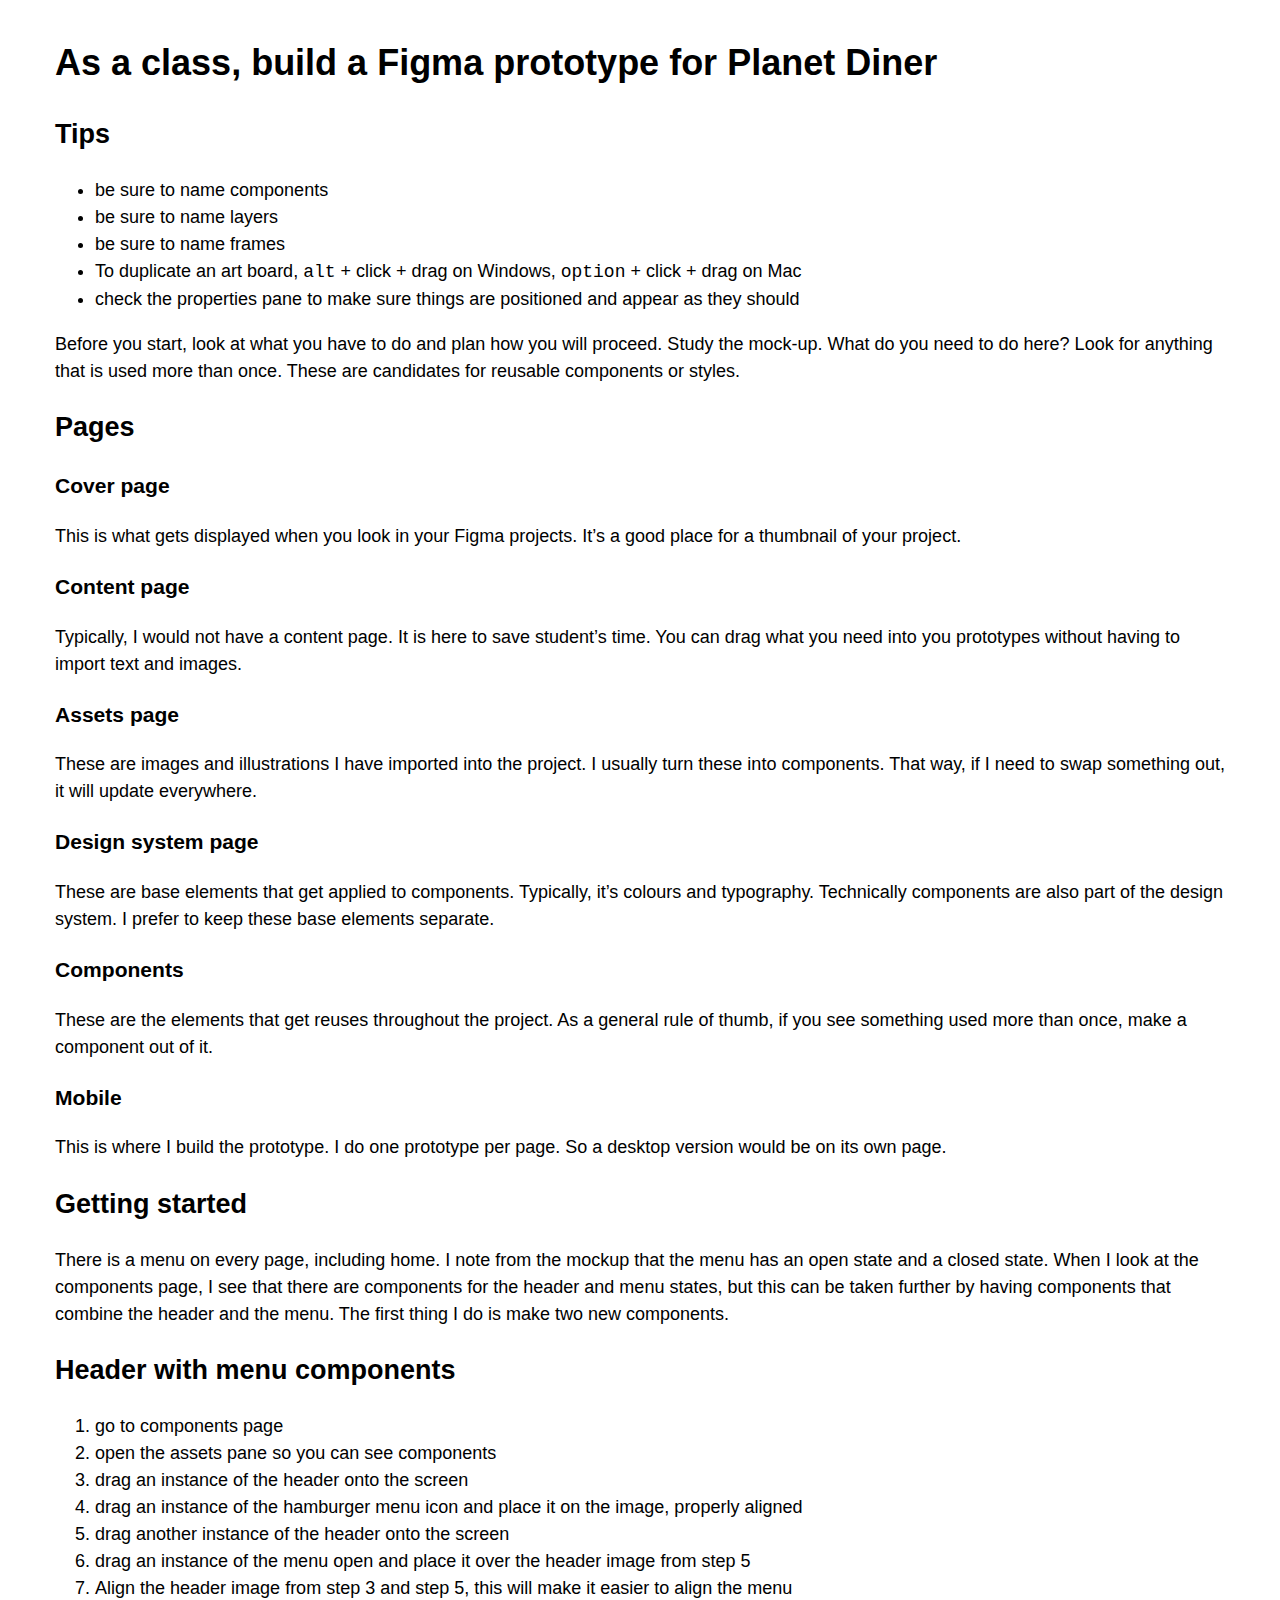
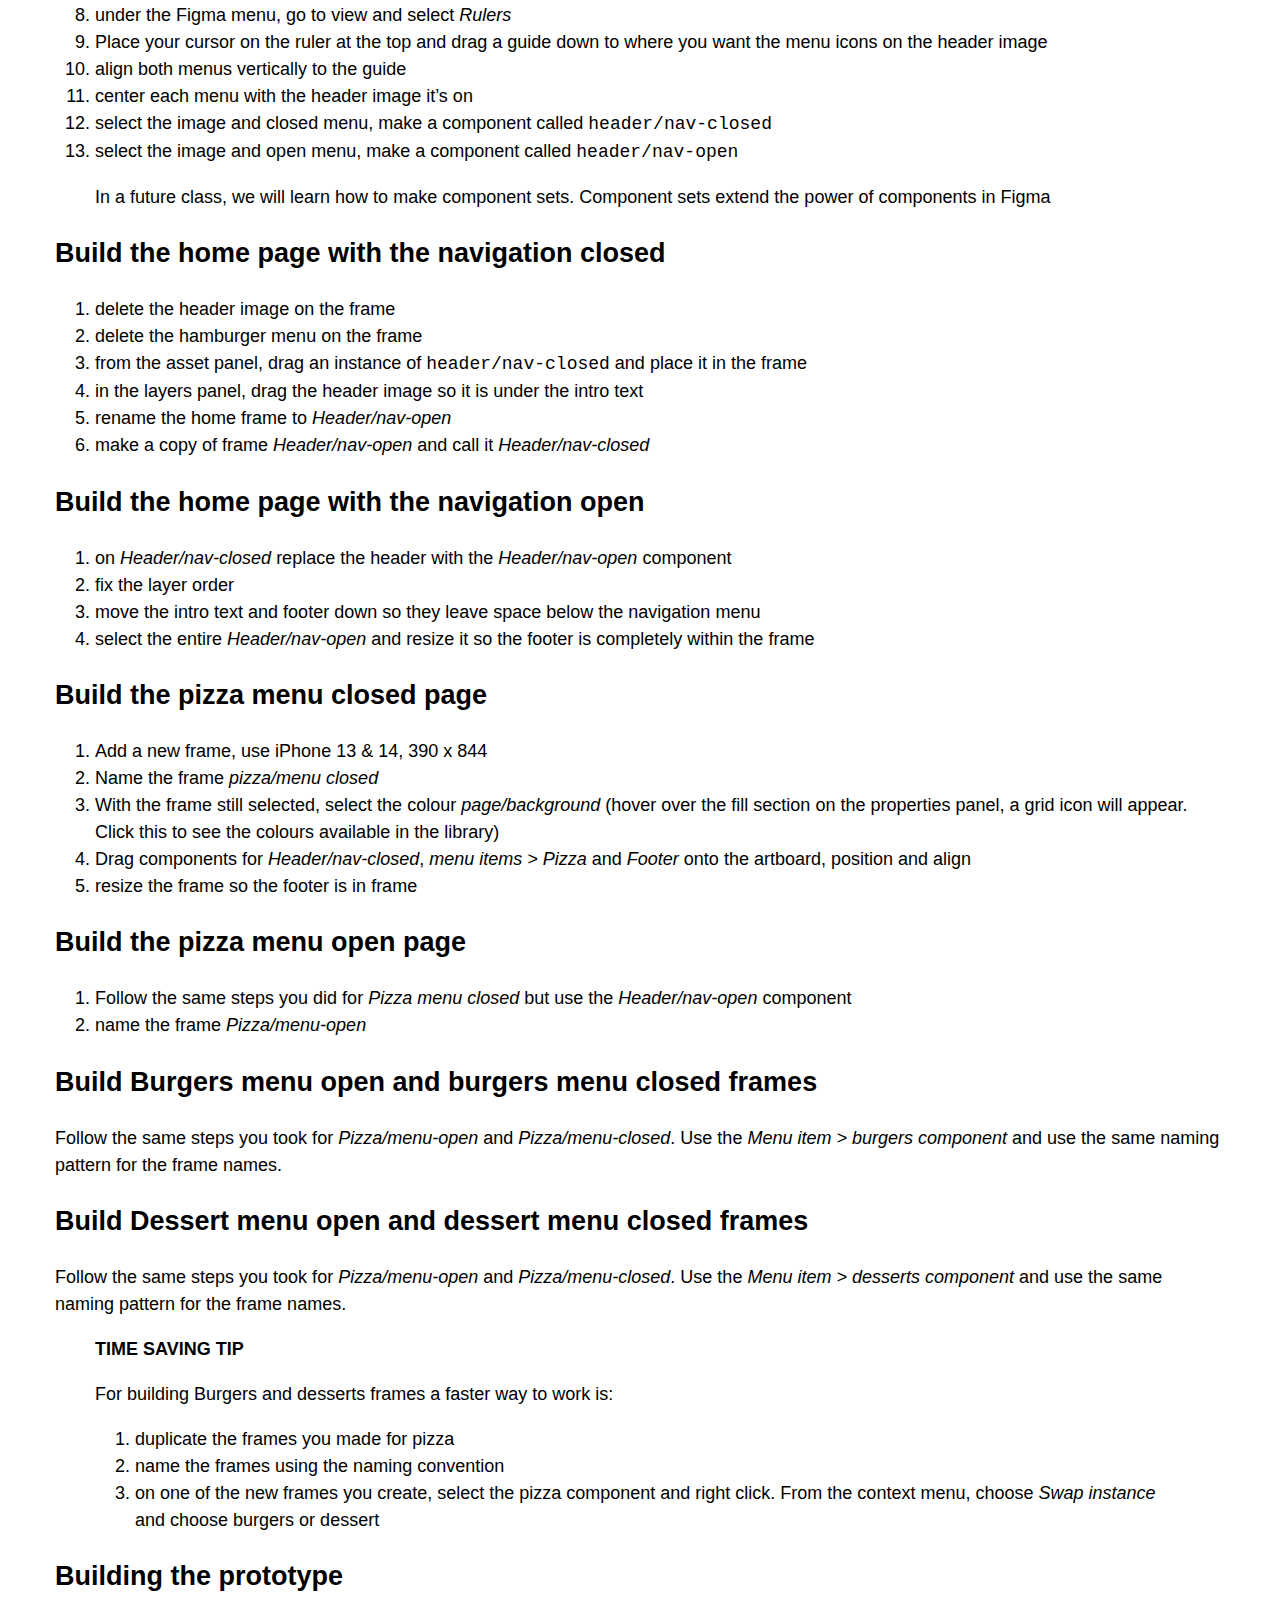
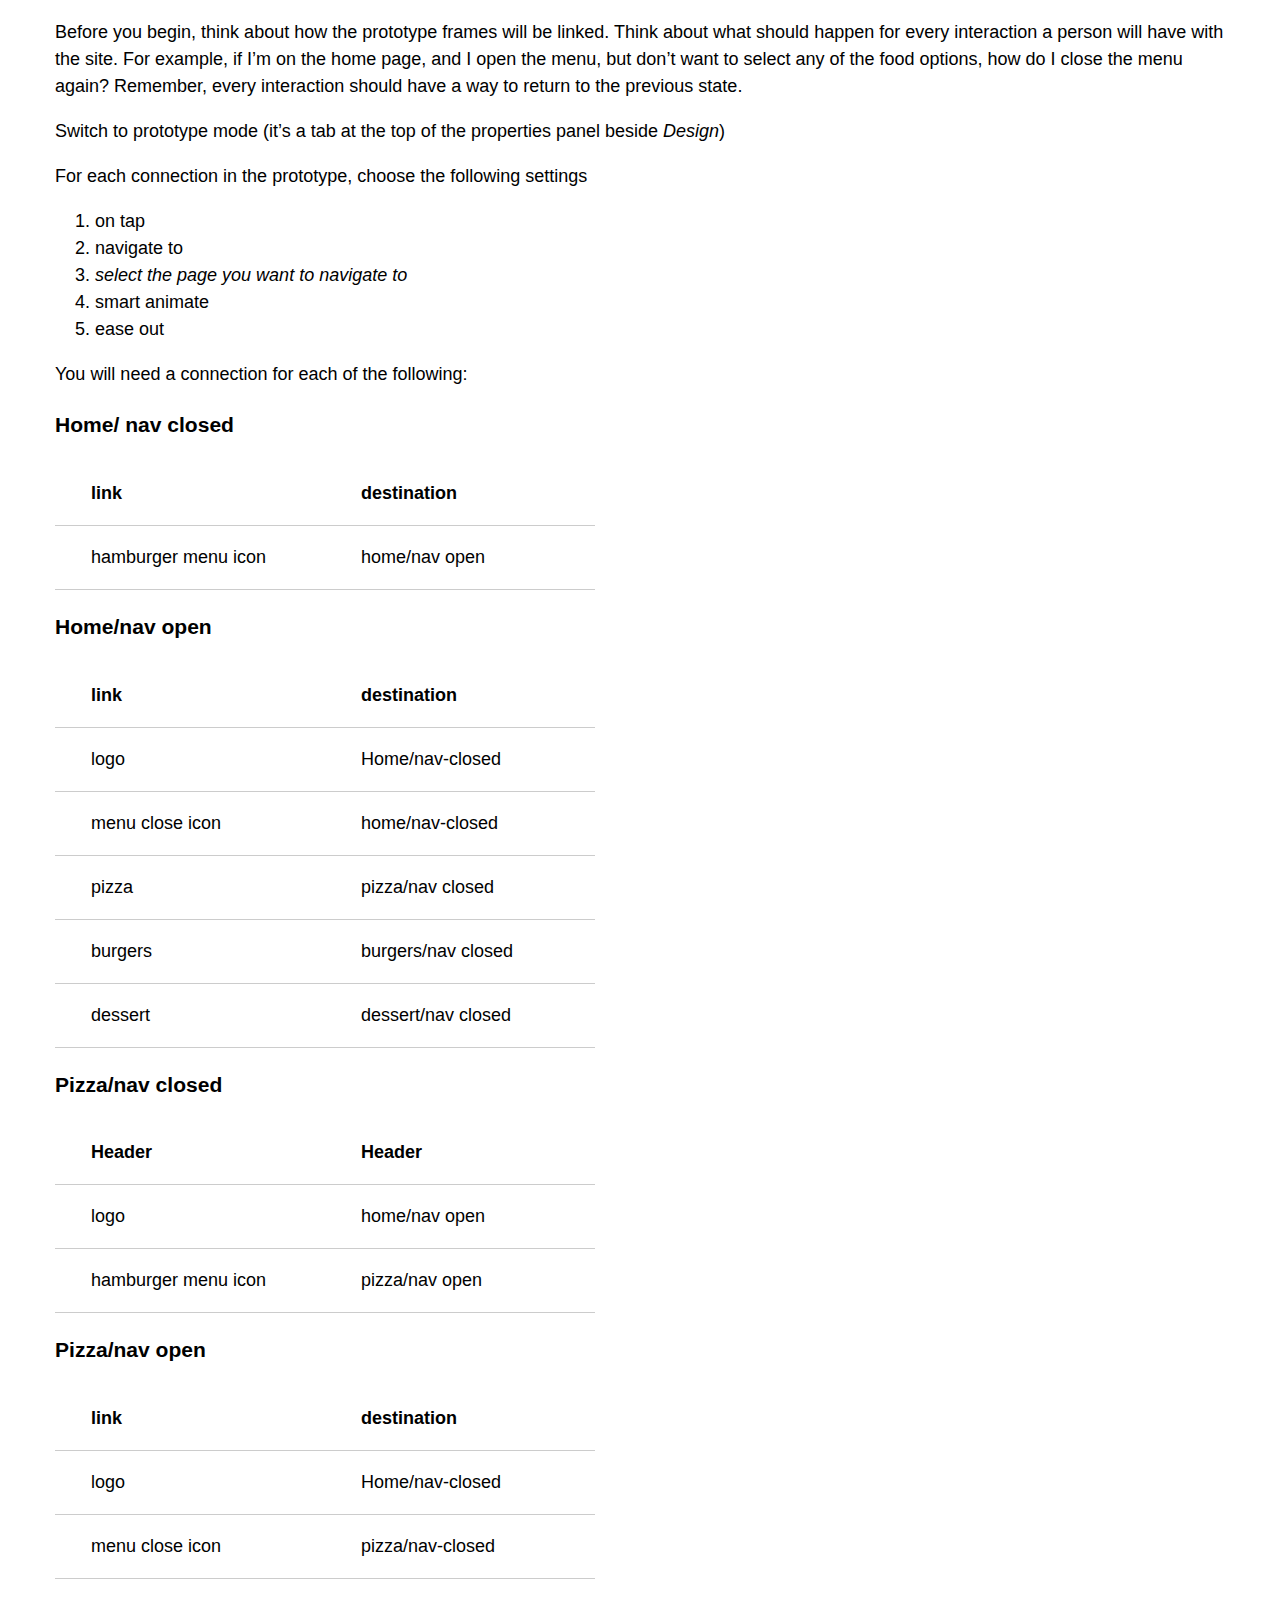
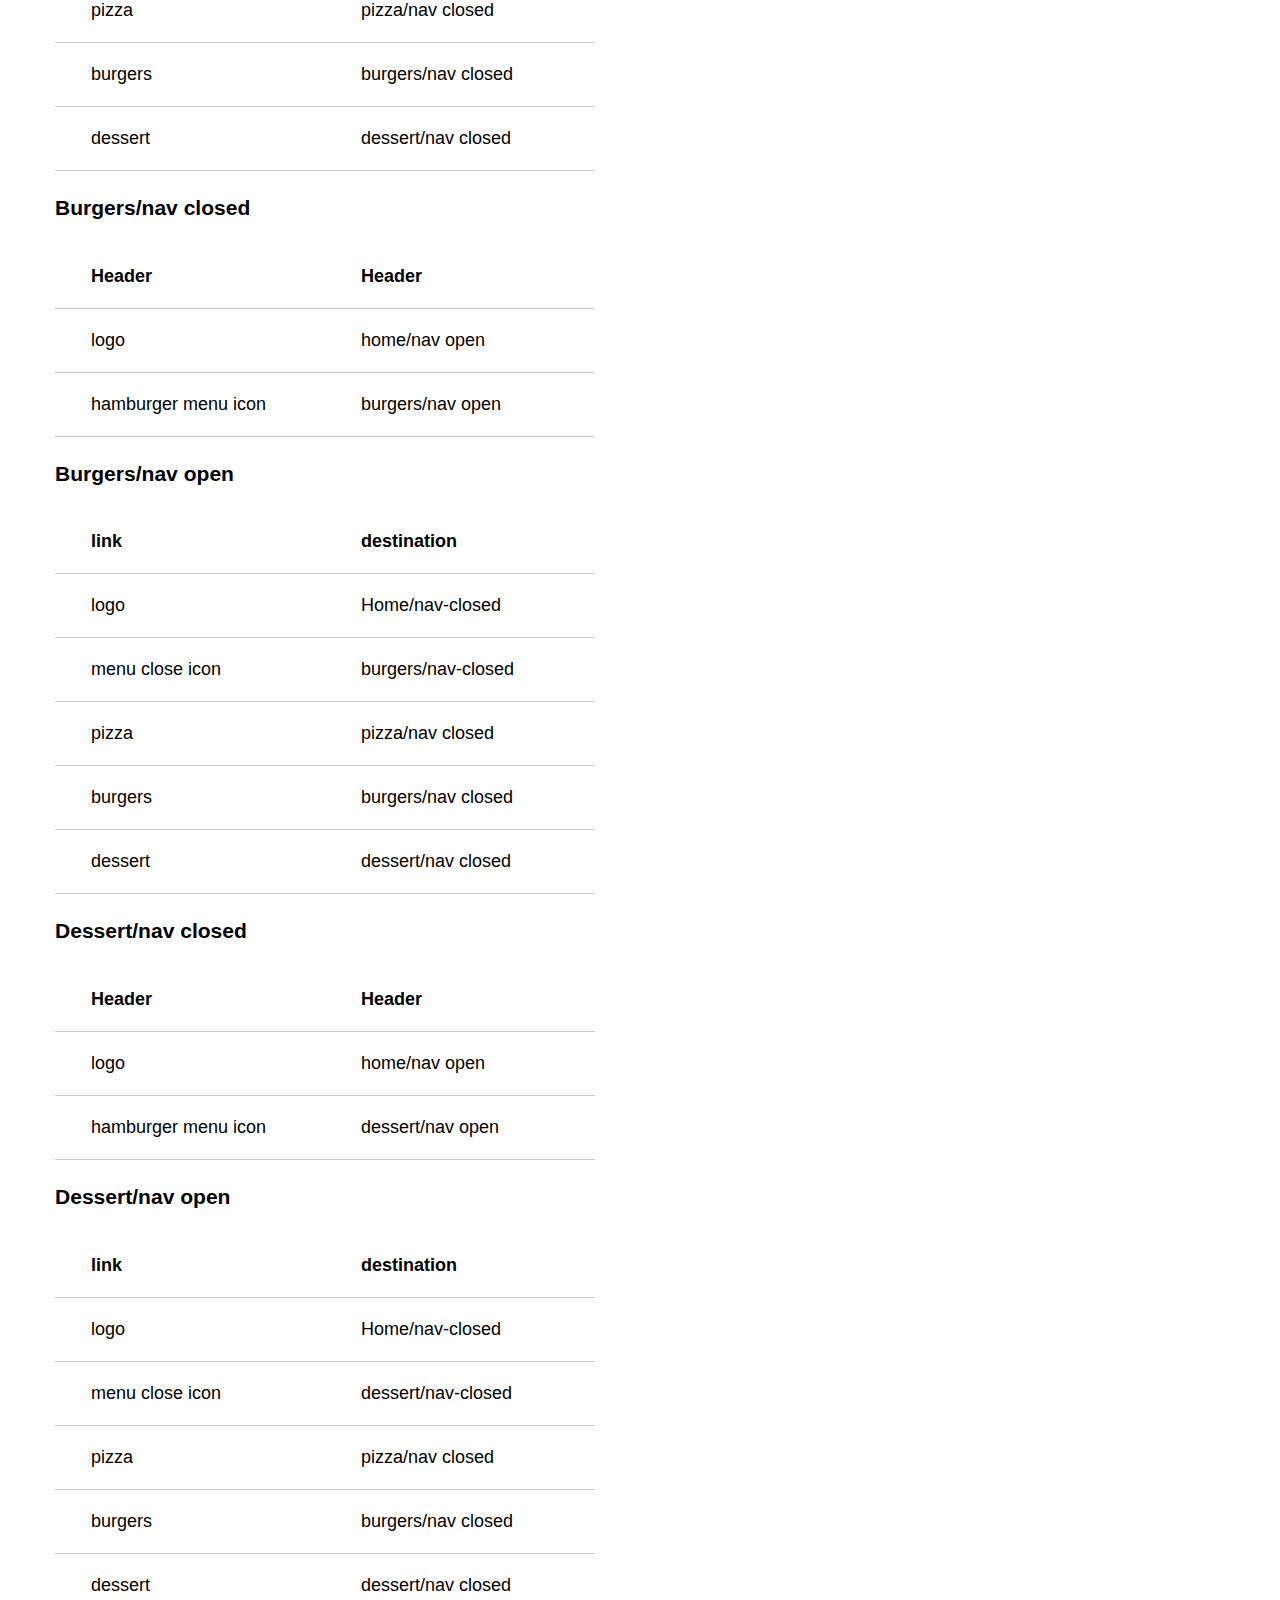
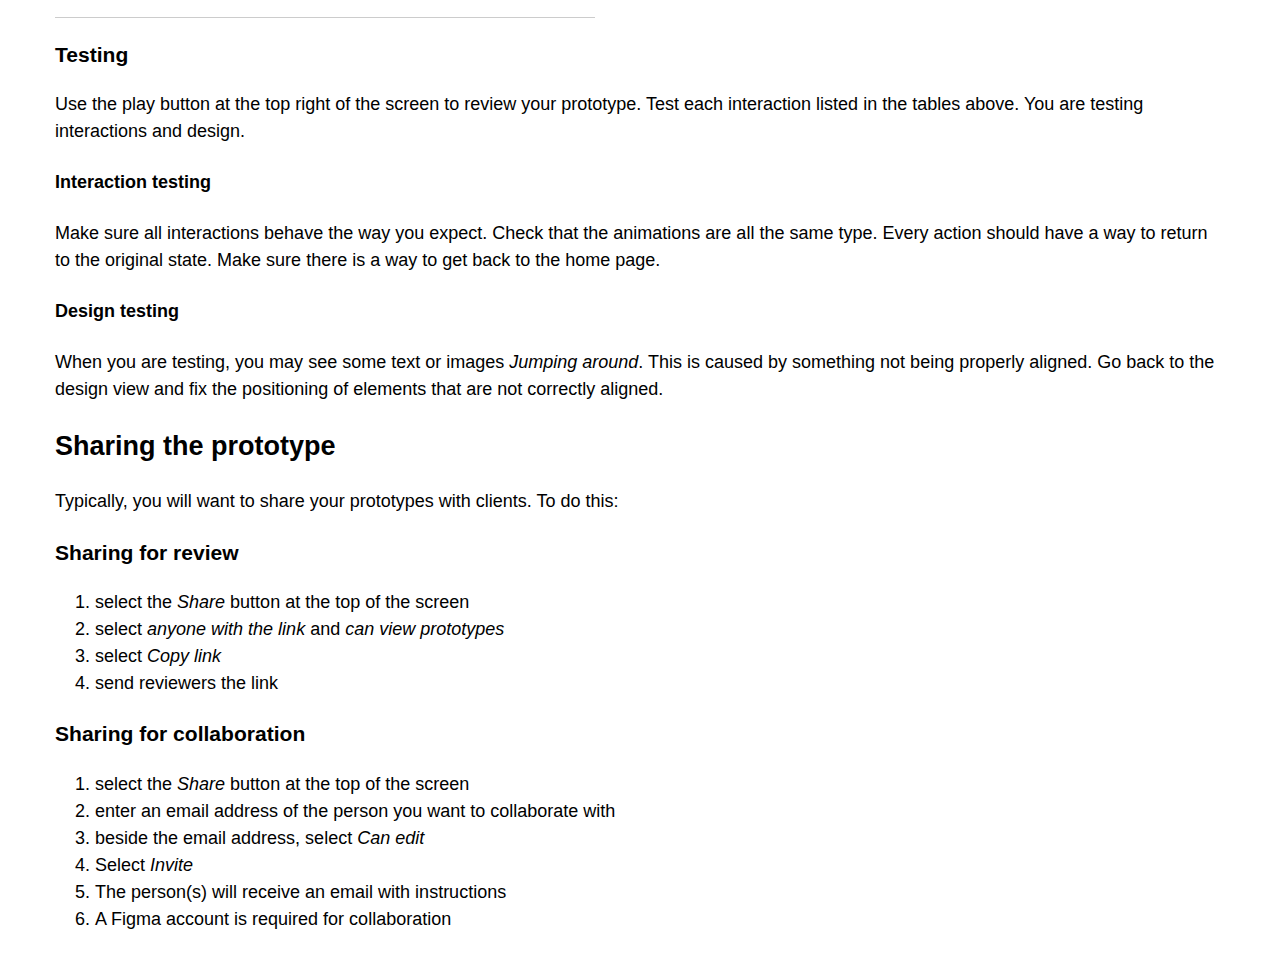
<file: prototyping/index.html>
﻿<!DOCTYPE html>
<html lang="en"><head>
    <meta charset="UTF-8">
    <meta http-equiv="X-UA-Compatible" content="IE=edge">
    <meta name="viewport" content="width=device-width, initial-scale=1.0">
    <title>Planet burge step-by-step | Figma</title>
    <style>
      html {
        font-size: 18px;
        font-family: "Franklin Gothic Medium", "Arial Narrow", Arial, sans-serif;
        line-height: 1.5;
      }
      body {
        max-width: 65rem;
        padding: 0 3em;
        margin: 2rem auto;
      }
      table {
        border-collapse: collapse;
        display: block;
        max-width: 30em;
      }
      tr {
        border-bottom: 1px solid #cccccc;
      }

      td,th {
        text-align: left;
        padding: 1em 2em;
        width: calc(100% / 3);
      }
    </style>
  </head><body><h1 id="as-a-class-build-a-figma-prototype-for-planet-diner">As a class, build a Figma prototype for Planet Diner</h1>
<h2 id="tips">Tips</h2>
<ul>
<li>be sure to name components</li>
<li>be sure to name layers</li>
<li>be sure to name frames</li>
<li>To duplicate an art board, <kbd>alt</kbd> + click + drag on Windows, <kbd>option</kbd> + click + drag on Mac</li>
<li>check the properties pane to make sure things are positioned and appear as they should</li>
</ul>
<p>Before you start, look at what you have to do and plan how you will proceed. Study the mock-up. What do you need to do here? Look for anything that is used more than once. These are candidates for reusable components or styles.</p>
<h2 id="pages">Pages</h2>
<h3 id="cover-page">Cover page</h3>
<p>This is what gets displayed when you look in your Figma projects. It’s a good place for a thumbnail of your project.</p>
<h3 id="content-page">Content page</h3>
<p>Typically, I would not have a content page. It is here to save student’s time. You can drag what you need into you prototypes without having to import text and images.</p>
<h3 id="assets-page">Assets page</h3>
<p>These are images and illustrations I have imported into the project. I usually turn these into components. That way, if I need to swap something out, it will update everywhere.</p>
<h3 id="design-system-page">Design system page</h3>
<p>These are base elements that get applied to components. Typically, it’s colours and typography. Technically components are also part of the design system. I prefer to keep these base elements separate.</p>
<h3 id="components">Components</h3>
<p>These are the elements that get reuses throughout the project. As a general rule of thumb, if you see something used more than once, make a component out of it.</p>
<h3 id="mobile">Mobile</h3>
<p>This is where I build the prototype. I do one prototype per page. So a desktop version would be on its own page.</p>
<h2 id="getting-started">Getting started</h2>
<p>There is a menu on every page, including home. I note from the mockup that the menu has an open state and a closed state. When I look at the components page, I see that there are components for the header and menu states, but this can be taken further by having components that combine the header and the menu. The first thing I do is make two new components.</p>
<h2 id="header-with-menu-components">Header with menu components</h2>
<ol type="1">
<li>go to components page</li>
<li>open the assets pane so you can see components</li>
<li>drag an instance of the header onto the screen</li>
<li>drag an instance of the hamburger menu icon and place it on the image, properly aligned</li>
<li>drag another instance of the header onto the screen</li>
<li>drag an instance of the menu open and place it over the header image from step 5</li>
<li>Align the header image from step 3 and step 5, this will make it easier to align the menu</li>
<li>under the Figma menu, go to view and select <em>Rulers</em></li>
<li>Place your cursor on the ruler at the top and drag a guide down to where you want the menu icons on the header image</li>
<li>align both menus vertically to the guide</li>
<li>center each menu with the header image it’s on</li>
<li>select the image and closed menu, make a component called <code>header/nav-closed</code></li>
<li>select the image and open menu, make a component called <code>header/nav-open</code></li>
</ol>
<blockquote>
<p>In a future class, we will learn how to make component sets. Component sets extend the power of components in Figma</p>
</blockquote>
<h2 id="build-the-home-page-with-the-navigation-closed">Build the home page with the navigation closed</h2>
<ol type="1">
<li>delete the header image on the frame</li>
<li>delete the hamburger menu on the frame</li>
<li>from the asset panel, drag an instance of <code>header/nav-closed</code> and place it in the frame</li>
<li>in the layers panel, drag the header image so it is under the intro text</li>
<li>rename the home frame to <em>Header/nav-open</em></li>
<li>make a copy of frame <em>Header/nav-open</em> and call it <em>Header/nav-closed</em></li>
</ol>
<h2 id="build-the-home-page-with-the-navigation-open">Build the home page with the navigation open</h2>
<ol type="1">
<li>on <em>Header/nav-closed</em> replace the header with the <em>Header/nav-open</em> component</li>
<li>fix the layer order</li>
<li>move the intro text and footer down so they leave space below the navigation menu</li>
<li>select the entire <em>Header/nav-open</em> and resize it so the footer is completely within the frame</li>
</ol>
<h2 id="build-the-pizza-menu-closed-page">Build the pizza menu closed page</h2>
<ol type="1">
<li>Add a new frame, use iPhone 13 &amp; 14, 390 x 844</li>
<li>Name the frame <em>pizza/menu closed</em></li>
<li>With the frame still selected, select the colour <em>page/background</em> (hover over the fill section on the properties panel, a grid icon will appear. Click this to see the colours available in the library)</li>
<li>Drag components for <em>Header/nav-closed</em>, <em>menu items &gt; Pizza</em> and <em>Footer</em> onto the artboard, position and align</li>
<li>resize the frame so the footer is in frame</li>
</ol>
<h2 id="build-the-pizza-menu-open-page">Build the pizza menu open page</h2>
<ol type="1">
<li>Follow the same steps you did for <em>Pizza menu closed</em> but use the <em>Header/nav-open</em> component</li>
<li>name the frame <em>Pizza/menu-open</em></li>
</ol>
<h2 id="build-burgers-menu-open-and-burgers-menu-closed-frames">Build Burgers menu open and burgers menu closed frames</h2>
<p>Follow the same steps you took for <em>Pizza/menu-open</em> and <em>Pizza/menu-closed</em>. Use the <em>Menu item &gt; burgers component</em> and use the same naming pattern for the frame names.</p>
<h2 id="build-dessert-menu-open-and-dessert-menu-closed-frames">Build Dessert menu open and dessert menu closed frames</h2>
<p>Follow the same steps you took for <em>Pizza/menu-open</em> and <em>Pizza/menu-closed</em>. Use the <em>Menu item &gt; desserts component</em> and use the same naming pattern for the frame names.</p>
<blockquote>
<p><strong>TIME SAVING TIP</strong></p>
<p>For building Burgers and desserts frames a faster way to work is:</p>
<ol type="1">
<li>duplicate the frames you made for pizza</li>
<li>name the frames using the naming convention</li>
<li>on one of the new frames you create, select the pizza component and right click. From the context menu, choose <em>Swap instance</em> and choose burgers or dessert</li>
</ol>
</blockquote>
<h2 id="building-the-prototype">Building the prototype</h2>
<p>Before you begin, think about how the prototype frames will be linked. Think about what should happen for every interaction a person will have with the site. For example, if I’m on the home page, and I open the menu, but don’t want to select any of the food options, how do I close the menu again? Remember, every interaction should have a way to return to the previous state.</p>
<p>Switch to prototype mode (it’s a tab at the top of the properties panel beside <em>Design</em>)</p>
<p>For each connection in the prototype, choose the following settings</p>
<ol type="1">
<li>on tap</li>
<li>navigate to</li>
<li><em>select the page you want to navigate to</em></li>
<li>smart animate</li>
<li>ease out</li>
</ol>
<p>You will need a connection for each of the following:</p>
<h3 id="home-nav-closed">Home/ nav closed</h3>
<table>
<thead>
<tr class="header">
<th><strong>link</strong></th>
<th><strong>destination</strong></th>
</tr>
</thead>
<tbody>
<tr class="odd">
<td>hamburger menu icon</td>
<td>home/nav open</td>
</tr>
</tbody>
</table>
<h3 id="homenav-open">Home/nav open</h3>
<table>
<thead>
<tr class="header">
<th><strong>link</strong></th>
<th><strong>destination</strong></th>
</tr>
</thead>
<tbody>
<tr class="odd">
<td>logo</td>
<td>Home/nav-closed</td>
</tr>
<tr class="even">
<td>menu close icon</td>
<td>home/nav-closed</td>
</tr>
<tr class="odd">
<td>pizza</td>
<td>pizza/nav closed</td>
</tr>
<tr class="even">
<td>burgers</td>
<td>burgers/nav closed</td>
</tr>
<tr class="odd">
<td>dessert</td>
<td>dessert/nav closed</td>
</tr>
</tbody>
</table>
<h3 id="pizzanav-closed">Pizza/nav closed</h3>
<table>
<thead>
<tr class="header">
<th><strong>Header</strong></th>
<th><strong>Header</strong></th>
</tr>
</thead>
<tbody>
<tr class="odd">
<td>logo</td>
<td>home/nav open</td>
</tr>
<tr class="even">
<td>hamburger menu icon</td>
<td>pizza/nav open</td>
</tr>
</tbody>
</table>
<h3 id="pizzanav-open">Pizza/nav open</h3>
<table>
<thead>
<tr class="header">
<th><strong>link</strong></th>
<th><strong>destination</strong></th>
</tr>
</thead>
<tbody>
<tr class="odd">
<td>logo</td>
<td>Home/nav-closed</td>
</tr>
<tr class="even">
<td>menu close icon</td>
<td>pizza/nav-closed</td>
</tr>
<tr class="odd">
<td>pizza</td>
<td>pizza/nav closed</td>
</tr>
<tr class="even">
<td>burgers</td>
<td>burgers/nav closed</td>
</tr>
<tr class="odd">
<td>dessert</td>
<td>dessert/nav closed</td>
</tr>
</tbody>
</table>
<h3 id="burgersnav-closed">Burgers/nav closed</h3>
<table>
<thead>
<tr class="header">
<th><strong>Header</strong></th>
<th><strong>Header</strong></th>
</tr>
</thead>
<tbody>
<tr class="odd">
<td>logo</td>
<td>home/nav open</td>
</tr>
<tr class="even">
<td>hamburger menu icon</td>
<td>burgers/nav open</td>
</tr>
</tbody>
</table>
<h3 id="burgersnav-open">Burgers/nav open</h3>
<table>
<thead>
<tr class="header">
<th><strong>link</strong></th>
<th><strong>destination</strong></th>
</tr>
</thead>
<tbody>
<tr class="odd">
<td>logo</td>
<td>Home/nav-closed</td>
</tr>
<tr class="even">
<td>menu close icon</td>
<td>burgers/nav-closed</td>
</tr>
<tr class="odd">
<td>pizza</td>
<td>pizza/nav closed</td>
</tr>
<tr class="even">
<td>burgers</td>
<td>burgers/nav closed</td>
</tr>
<tr class="odd">
<td>dessert</td>
<td>dessert/nav closed</td>
</tr>
</tbody>
</table>
<h3 id="dessertnav-closed">Dessert/nav closed</h3>
<table>
<thead>
<tr class="header">
<th><strong>Header</strong></th>
<th><strong>Header</strong></th>
</tr>
</thead>
<tbody>
<tr class="odd">
<td>logo</td>
<td>home/nav open</td>
</tr>
<tr class="even">
<td>hamburger menu icon</td>
<td>dessert/nav open</td>
</tr>
</tbody>
</table>
<h3 id="dessertnav-open">Dessert/nav open</h3>
<table>
<thead>
<tr class="header">
<th><strong>link</strong></th>
<th><strong>destination</strong></th>
</tr>
</thead>
<tbody>
<tr class="odd">
<td>logo</td>
<td>Home/nav-closed</td>
</tr>
<tr class="even">
<td>menu close icon</td>
<td>dessert/nav-closed</td>
</tr>
<tr class="odd">
<td>pizza</td>
<td>pizza/nav closed</td>
</tr>
<tr class="even">
<td>burgers</td>
<td>burgers/nav closed</td>
</tr>
<tr class="odd">
<td>dessert</td>
<td>dessert/nav closed</td>
</tr>
</tbody>
</table>
<h3 id="testing">Testing</h3>
<p>Use the play button at the top right of the screen to review your prototype. Test each interaction listed in the tables above. You are testing interactions and design.</p>
<h4 id="interaction-testing">Interaction testing</h4>
<p>Make sure all interactions behave the way you expect. Check that the animations are all the same type. Every action should have a way to return to the original state. Make sure there is a way to get back to the home page.</p>
<h4 id="design-testing">Design testing</h4>
<p>When you are testing, you may see some text or images <em>Jumping around</em>. This is caused by something not being properly aligned. Go back to the design view and fix the positioning of elements that are not correctly aligned.</p>
<h2 id="sharing-the-prototype">Sharing the prototype</h2>
<p>Typically, you will want to share your prototypes with clients. To do this:</p>
<h3 id="sharing-for-review">Sharing for review</h3>
<ol type="1">
<li>select the <em>Share</em> button at the top of the screen</li>
<li>select <em>anyone with the link</em> and <em>can view prototypes</em></li>
<li>select <em>Copy link</em></li>
<li>send reviewers the link</li>
</ol>
<h3 id="sharing-for-collaboration">Sharing for collaboration</h3>
<ol type="1">
<li>select the <em>Share</em> button at the top of the screen</li>
<li>enter an email address of the person you want to collaborate with</li>
<li>beside the email address, select <em>Can edit</em></li>
<li>Select <em>Invite</em></li>
<li>The person(s) will receive an email with instructions</li>
<li>A Figma account is required for collaboration</li>
</ol></body></html>
</file>
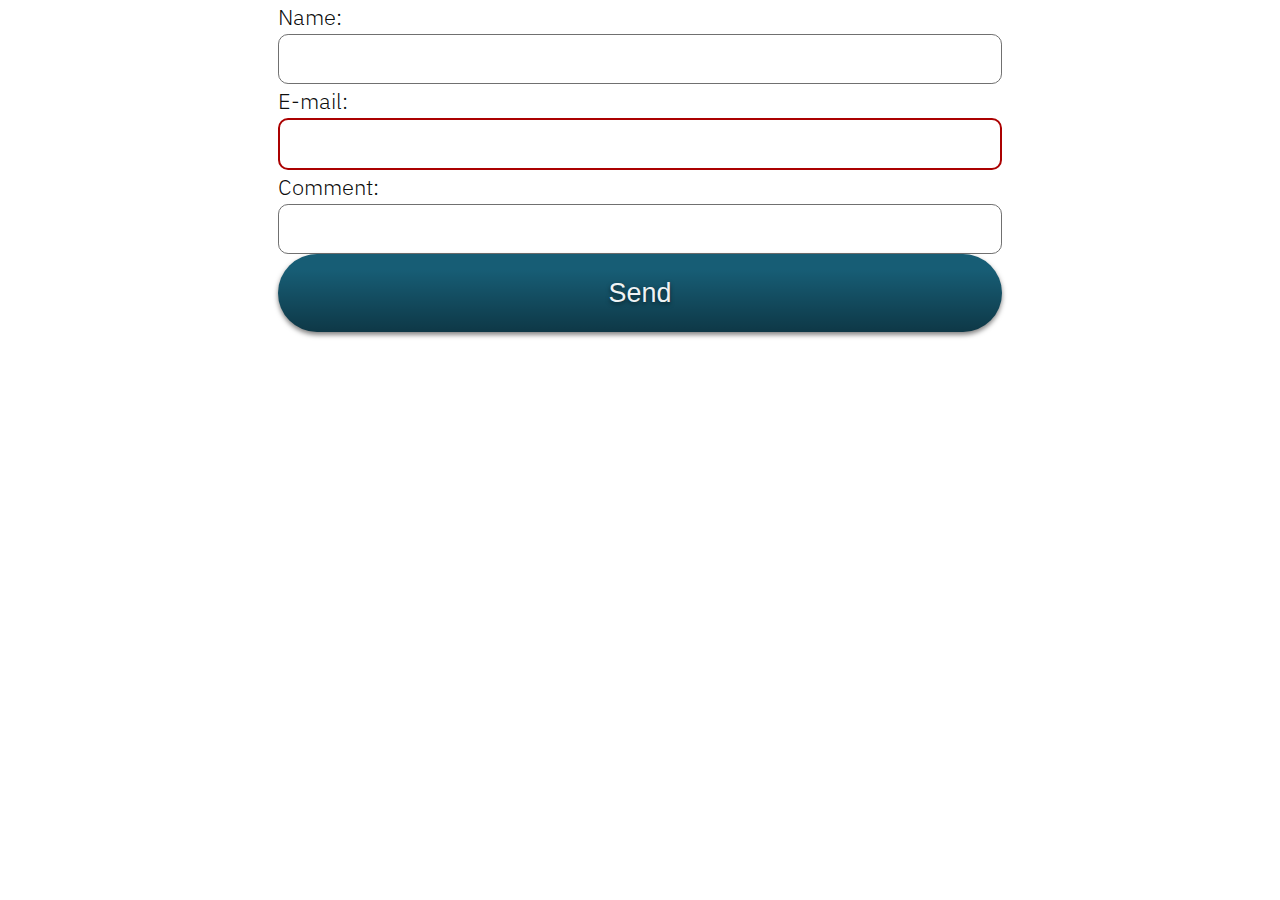
<file: html-starter/formtest.html>
<!DOCTYPE html>
<html lang="fr">
  <head>
    <meta charset="UTF-8" />
    <meta name="viewport" content="width=device-width, initial-scale=1.0" />
    <link rel="stylesheet" href="./styles/styles.css" />
    <title>Form test</title>
  </head>
  <body>
    <main>
      <form
        action="mailto:someone@example.com"
        method="post"
        enctype="text/plain"
      >
        Name:
        <input type="text" name="name" />
        E-mail:
        <input type="email" id="email" size="30" required />
        Comment:
        <input type="text" name="comment" size="50" />
        <input type="submit" value="Send" />
      </form>
    </main>
  </body>
</html>
</file>
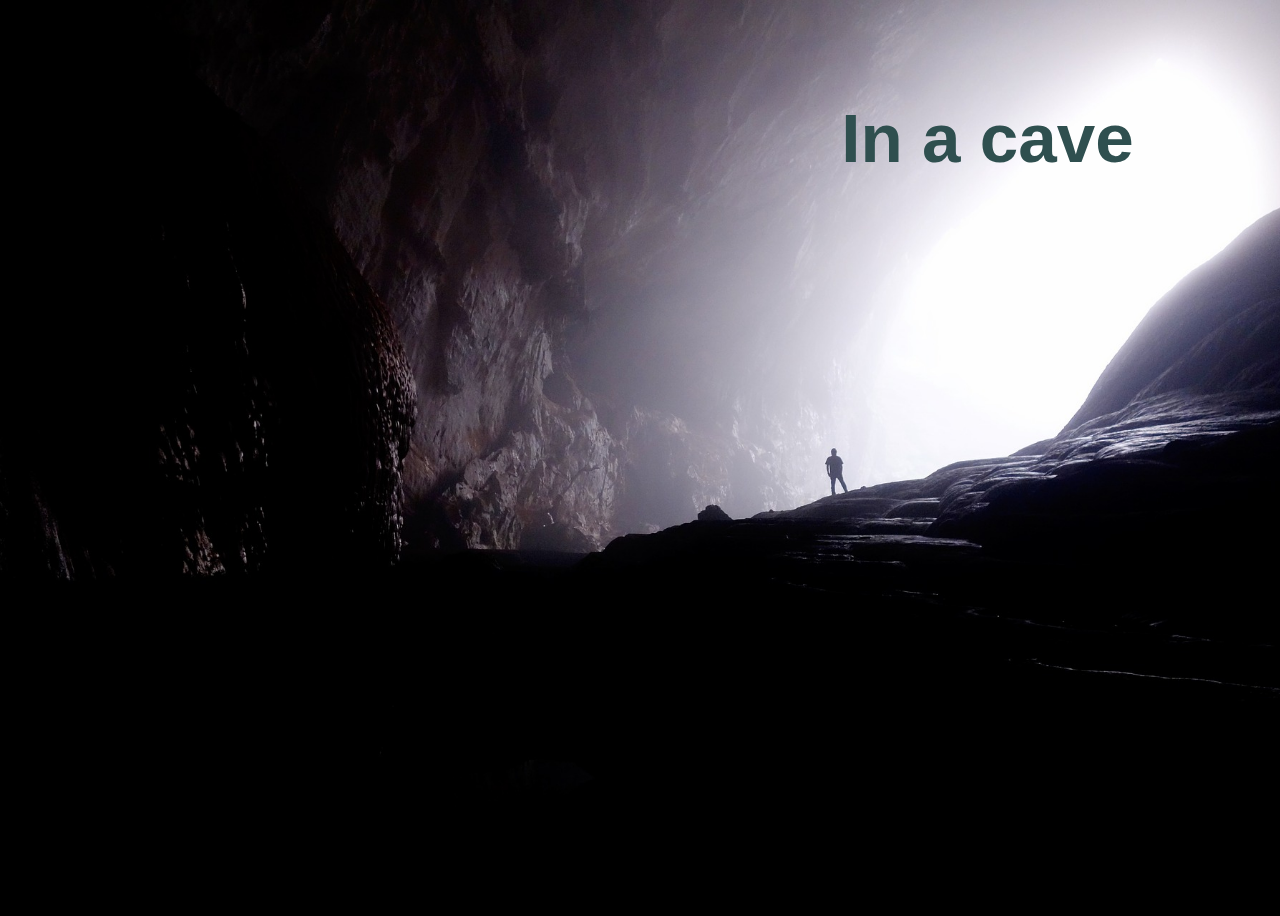
<file: text-over-image/in-a-cave.html>
<!DOCTYPE html>
<html lang="en">
  <head>
    <meta charset="UTF-8" />
    <meta http-equiv="X-UA-Compatible" content="IE=edge" />
    <meta name="viewport" content="width=device-width, initial-scale=1.0" />
    <title>Life in a cave</title>
    <style>
      html {
        font-size: calc(18px + 4vw);
      }
      body {
        min-height: 100vh;
        background-image: url(./assets/cave-1835825_1920.jpg);
        background-repeat: no-repeat;
        background-position: top left;
        background-size: cover;
        position: relative;
      }

      p {
        font-family: sans-serif;
        font-weight: 600;
        color: darkslategray;
        position: absolute;
        top: 0.3em;
        right: 2em;
      }
    </style>
  </head>
  <body>
    <p>In a cave</p>
  </body>
</html>
</file>
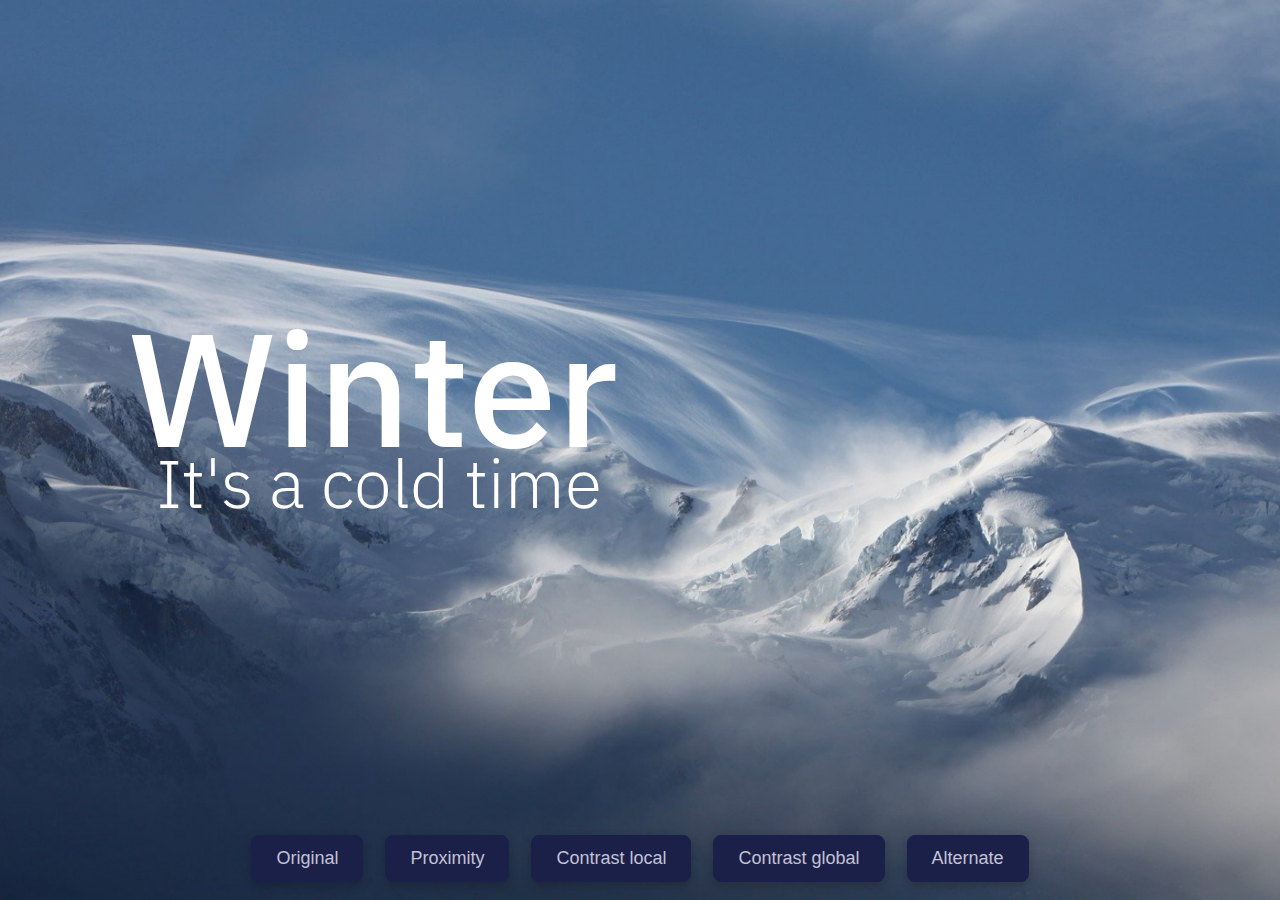
<file: text-over-image/winter-its-a-cold-time.html>
<!DOCTYPE html>
<html lang="en">
  <head>
    <meta charset="UTF-8" />
    <meta name="viewport" content="width=device-width, initial-scale=1.0" />
    <meta http-equiv="X-UA-Compatible" content="ie=edge" />
    <title>Winter, it's a cold time</title>
    <link rel="preconnect" href="https://fonts.googleapis.com" />
    <link rel="preconnect" href="https://fonts.gstatic.com" crossorigin />
    <link
      href="https://fonts.googleapis.com/css2?family=IBM+Plex+Sans:ital,wght@0,100;0,200;0,300;0,400;0,500;0,600;0,700;1,100;1,200;1,300;1,400;1,500;1,600;1,700&display=swap"
      rel="stylesheet"
    />
    <link rel="stylesheet" href="../global-styles/typography.css" />
    <link rel="stylesheet" href="styles.css" />
  </head>
  <body class="winter">
    <div class="container">
      <section class="content-wrapper">
        <main>
          <h1 id="title" class="ibm-plex-sans-medium">Winter</h1>
          <p id="sub_heading" class="ibm-plex-sans-light">It's a cold time</p>
        </main>
      </section>

      <footer>
        <button id="original">Original</button>
        <button id="position">Proximity</button>
        <button id="shadow">Contrast local</button>
        <button id="background">Contrast global</button>
        <button id="alternate">Alternate</button>
      </footer>
    </div>
    <!-- Load JavaScript -->
    <script src="scripts-winter.js"></script>
  </body>
</html>
</file>
<file: html-starter/styles/styles.css>
@import url("https://fonts.googleapis.com/css2?family=IBM+Plex+Mono:ital,wght@1,300&family=IBM+Plex+Sans:ital,wght@0,300;0,400;0,500;1,300&family=Oswald:wght@300;400&display=swap");
:root {
  --font-main: "IBM Plex Sans", sans-serif;
  --font-heading: "Oswald", sans-serif;
  --font-code: "IBM Plex Mono", monospace;
  --base-width: 40rem;
  --base-padding: calc(1rem + 5vw);
  --base-font-regular: calc(16px + 0.5vw);
  --border-radius: 0.45rem;
  --color-background-default: rgba(255, 255, 255, 1);
  --color-font-default: rgba(0, 0, 0, 0.95);
  --color-font-light: rgba(255, 255, 255, 0.95);
  --color-primary: rgba(23, 93, 117, 1);
  --color-secondary: rgba(188, 68, 48, 1);
  --color-accent1: rgba(27, 91, 117, 1);
  --color-accent2: rgba(45, 87, 14, 1);
  --color--alert: rgba(171, 1, 1, 1);
  --color-neutral-ultralight: rgba(242, 242, 242, 0.9);
  --color-neutral-light: rgba(190, 190, 190, 1);
  --color-neutral-mid: rgba(112, 112, 112, 1);
  --color-neutral-dark: rgba(60, 60, 60, 1);
  --color-shadow: rgba(0, 0, 0, 0.5);
  --color-brand-gitlab: rgba(252, 109, 38, 1);
  --color-brand-pixabay: rgba(72, 169, 71, 1);
  --color-brand-twitter: rgba(29, 161, 242, 1);
  --color-brand-linkedin: rgba(0, 151, 211, 1);
  --shape-right-arrow: polygon(0 0, 0% 100%, 75% 50%);
}

html {
  font-family: var(--font-main);
  font-weight: 300;
  font-size: var(--base-font-regular);
  line-height: calc(var(--base-font-regular) * 1.5);
  color: var(--color-font-default);
  scroll-behavior: smooth;
  -webkit-box-sizing: border-box;
  box-sizing: border-box;
  background: var(--color-background-default);
}

*,
*::before,
*::after {
  max-width: 100%;
  position: relative;
  -webkit-box-sizing: inherit;
  box-sizing: inherit;
}

body {
  margin: 0;
  padding: 0;
}

img {
  height: auto;
  background: transparent;
}

h1,
h2,
h3,
h4,
h5,
h6 {
  font-family: var(--font-heading);
  margin-bottom: 0.5rem;
  line-height: 1.25em;
}

h1 {
  font-weight: 400;
  font-size: 2.5rem;
  text-align: center;
  margin: 3.25rem 0 2.25rem;
}

h2 {
  font-weight: 400;
  font-size: 1.75rem;
}

h3 {
  font-weight: 400;
  font-size: 1.5rem;
}

h4 {
  font-weight: 300;
  font-size: 1.5rem;
}

h5 {
  font-weight: 300;
  font-size: 1.25rem;
}

h6 {
  font-weight: 300;
  font-size: 1rem;
}

p {
  margin-top: 0;
}

pre {
  margin: 0;
}

hr {
  border: 0;
  height: 0.125rem;
  background: var(--color-secondary);
}

code {
  font-family: var(--font-code);
  font-style: italic;
  color: var(--color-accent1);
}

video,
audio,
object {
  display: block;
  width: 100%;
}

dt {
  font-weight: 400;
}

dd {
  font-style: italic;
}

mark {
  background: yellow;
}

a {
  color: var(--color-primary);
  -webkit-transition: all 0.5s ease;
  transition: all 0.5s ease;
  text-decoration: underline;
  -webkit-text-decoration-color: var(--color-accent1);
  text-decoration-color: var(--color-accent1);
  text-decoration-thickness: 0.1rem;
  text-underline-offset: 1.5px;
  height: 2.25rem;
}

a:hover {
  color: var(--color-secondary);
  -webkit-text-decoration-color: var(--color-secondary);
  text-decoration-color: var(--color-secondary);
}

a[href^="http://"]::after,
a[href^="https://"]::after,
a[href^="mailto:"]::after,
a[href$=".pdf"]::after,
a[href$=".zip"]::after {
  width: 1em;
  height: 1em;
  margin: 0 0 0 0.35rem;
  top: 0.1em;
  background-repeat: no-repeat;
  background-position: bottom;
  content: "";
  display: inline-block;
}

a[href^="http://"]::after,
a[href^="https://"]::after
{
  background-image: url(./icon-external.svg);
  background-size: 0.75rem;
  margin: 0 0 0 0.15rem;
}

a[href^="mailto:"]::after {
  background-image: url(./icon-email.svg);
}

a[href$=".pdf"]::after {
  background-image: url(./icon-pdf.svg);
  background-size: 1.5em;
  width: 1.5em;
}

a[href$=".zip"]::after {
  background-image: url(./icon-zip.svg);
  background-size: 1.5em;
  width: 1.5em;
}

abbr {
  -webkit-text-decoration: underline dotted;
  text-decoration: underline dotted;
  text-decoration-thickness: 0.1rem;
  text-underline-offset: 1.5px;
  cursor: help;
}

dfn {
  font-style: oblique;
}

strong {
  font-weight: 500;
}

em {
  font-style: italic;
}

del {
  color: var(--color--alert);
}

ins {
  color: darkgreen;
  -webkit-text-decoration: underline double;
  text-decoration: underline double;
}

s,
strike {
  font-style: oblique;
}

small {
  font-size: 0.8em;
}

sub {
  vertical-align: sub;
  font-size: 0.7em;
}

sup {
  vertical-align: sup;
  font-size: 0.7em;
}

kbd {
  background: var(--color-neutral-mid);
  color: var(--color-font-light);
  font-family: var(--font-code);
  border: 0;
  padding: 0.15em 0.5em;
  border-radius: var(--border-radius);
  -webkit-box-shadow: 0 0.1em 0.2em var(--color-shadow);
  box-shadow: 0 0.1em 0.2em var(--color-shadow);
  text-shadow: 0 0.05em 0.1em var(--color-shadow);
}

samp {
  font-family: var(--font-code);
  color: var(--color-accent2);
}

aside {
  background: var(--color-accent2);
  color: var(--color-font-light);
  padding: 1rem 0.75rem 1.15rem;
  margin: 1.15rem 0 1.5rem;
  float: right;
  border-radius: var(--border-radius);
}

aside > :first-child {
  border-top: 0.1vw solid var(--color-font-light);
  padding-top: 0.65rem;
}

aside > :last-child {
  border-bottom: 0.1vw solid var(--color-font-light);
  padding-bottom: 0.65rem;
}

@media only screen and (min-width: 960px) {
  aside {
    width: 40%;
    margin: 1rem 0 1rem 1.15rem;
  }
}

blockquote {
  font-weight: 500;
  color: var(--color-secondary);
  background-image: url(./icon-quotes.svg);
  background-repeat: no-repeat;
  background-position: 0 0.25em;
  background-size: 2rem 2rem;
  margin: 0;
}

blockquote p {
  margin-left: 2.5rem;
}

blockquote footer {
  text-align: right;
}

cite {
  font-style: oblique;
  font-size: 0.9em;
}

time {
  font-style: oblique;
}

var {
  color: var(--color-accent2);
  font-style: oblique;
}

figure {
  margin: 0em;
  border: 1px solid var(--color-neutral-light);
  background: inherit;
}

figcaption {
  font-size: 0.9em;
  padding: 0 1em 0.5em;
}

iframe {
  margin: 0 auto;
  display: block;
}

svg {
  -webkit-transition: all 0.5s ease;
  transition: all 0.5s ease;
}

svg:hover {
  fill: var(--color-secondary);
}

details {
  font-style: oblique;
}

details summary {
  font-weight: bolder;
  font-style: normal;
  cursor: pointer;
}

details summary::marker {
  color: var(--color-accent2);
}

address {
  font-size: var(--font-main);
  font-size: 0.87em;
  font-style: normal;
}

.table {
  overflow-x: auto;
}

table {
  margin: 0 auto;
  border-collapse: collapse;
  border: 1px solid var(--color-primary);
}

table * {
  position: static;
}

caption {
  caption-side: bottom;
  font-size: 80%;
  text-align: left;
  line-height: 1.25em;
  padding-top: 0.75em;
}

thead {
  background-color: var(--color-primary);
  color: var(--color-font-light);
}

td,
th {
  padding: 0.5em 1em;
  text-align: center;
}

th[scope="row"] {
  font-weight: 500;
  text-align: left;
}

tr:nth-child(even) {
  background: var(--color-neutral-ultralight);
}

fieldset {
  border: 1px solid var(--color-secondary);
  margin: 0 0 1em 0;
}

legend {
  font-weight: 500;
}

input,
select {
  font-size: 1rem;
}

input:focus,
input:hover,
select:focus,
select:hover {
  background-color: var(--color-neutral-ultralight);
}

*:required:focus {
  border: 2px solid red;
  outline: none;
}

select {
  -webkit-appearance: none;
  -moz-appearance: none;
  appearance: none;
  display: block;
  width: 100%;
  background-image: url(./arow-down.svg);
  background-repeat: no-repeat;
  background-position: right 0.75em top 50%;
  background-size: 0.75em auto;
  cursor: pointer;
}

/* Hide arrow icon in IE browsers */
select::-ms-expand {
  display: none;
}

label {
  font-size: 1rem;
}

select,
input:not([type="checkbox"]):not([type="button"]):not([type="color"]):not(
    [type="file"]
  ):not([type="image"]):not([type="radio"]):not([type="range"]):not(
    [type="submit"]
  ) {
  padding: 0.5em 2em;
  border: 1px solid var(--color-neutral-mid);
  border-radius: var(--border-radius);
  width: 100%;
}

.radio,
.checkbox {
  display: -webkit-inline-box;
  display: -ms-inline-flexbox;
  display: inline-flex;
  -webkit-box-align: center;
  -ms-flex-align: center;
  align-items: center;
  padding-right: 0.33em;
}

.radio > input,
.checkbox > input {
  height: 1.5em;
  width: 1.5em;
  -webkit-appearance: none;
  -moz-appearance: none;
  appearance: none;
  border: 1px solid var(--color-neutral-mid);
  border-radius: var(--border-radius);
  outline: none;
  -webkit-transition: all 0.5s ease;
  transition: all 0.5s ease;
  cursor: pointer;
  background-size: 1rem 1rem;
  background-repeat: no-repeat;
  background-position: center center;
  margin-right: 0.33em;
}

.radio > input:checked,
.checkbox > input:checked {
  background-color: #34495e;
  background-image: url(./select-check-white.svg);
}

.radio {
  display: -webkit-box;
  display: -ms-flexbox;
  display: flex;
  margin-bottom: 0.75em;
}

.radio > input {
  border-radius: 50%;
  background-repeat: no-repeat;
  background-position: center center;
}

.radio > input:checked {
  background: url(./radio.svg);
  background-color: #34495e;
}

input[type="file"] {
  font-size: 0.8em;
  cursor: pointer;
}

@media only screen and (min-width: 600px) {
  input[type="file"] {
    font-size: inherit;
  }
}

input[type="color"] {
  padding: 0;
  border-radius: 0;
  height: 2rem;
  border: 1px solid black;
  cursor: pointer;
}

input[type="date"] {
  cursor: pointer;
}

input[type="email"] {
  cursor: text;
}

input[type="month"] {
  cursor: text;
}

input[type="week"] {
  cursor: text;
}

input[type="text"] {
  cursor: text;
}

input[type="url"] {
  cursor: text;
}

progress,
meter {
  -webkit-appearance: none;
  -moz-appearance: none;
  appearance: none;
}

.range {
  display: -webkit-inline-box;
  display: -ms-inline-flexbox;
  display: inline-flex;
  -webkit-box-align: center;
  -ms-flex-align: center;
  align-items: center;
}

input[type="range"] {
  margin-right: 1em;
}

textarea {
  display: block;
  width: 100%;
  min-height: 10em;
  padding: 0.75rem;
  font-size: 1rem;
  font-family: var(--font-main);
}

input[type="button"],
input[type="submit"] {
  background-color: var(--color-primary);
  background-image: url(./gradient.svg);
  background-repeat: no-repeat;
  background-position: bottom;
  background-size: cover;
  min-height: 3.5rem;
  color: var(--color-font-light);
  -webkit-box-shadow: 0 0.1em 0.2em var(--color-shadow);
  box-shadow: 0 0.1em 0.2em var(--color-shadow);
  font-size: 1.2em;
  padding: 0.5em 2em;
  border-radius: 2em;
  border: 0;
  -webkit-transition: all 0.5s ease;
  transition: all 0.5s ease;
  text-shadow: 0 0.075em 0.15em var(--color-shadow);
  cursor: pointer;
}

input[type="button"]:hover,
input:hover[type="submit"] {
  background-color: var(--color-secondary);
}

input[type="submit"] {
  width: 100%;
}

input:required {
  border: 2px solid var(--color--alert) !important;
}

header {
  margin: 0;
}

header h1 {
  max-width: var(--base-width);
  margin: calc(1rem + 1vw) auto calc(1.25rem + 1vw);
  padding: 0 var(--base-padding);
  color: var(--color-primary);
  font-size: 3rem;
}

header p {
  margin: 0 auto 1rem;
  padding: 0 var(--base-padding);
  max-width: var(--base-width);
}

header nav {
  margin: 0 auto 1rem;
  padding: 0 var(--base-padding);
  max-width: var(--base-width);
}

header nav ul {
  border-left: 10px solid var(--color-primary);
  padding-left: 1.5rem;
  list-style: none;
}

header nav li::before {
  content: " ";
  display: inline-block;
  background: var(--color-primary);
  margin-right: 0.25rem;
  width: 0.65rem;
  height: 0.65rem;
  -webkit-clip-path: var(--shape-right-arrow);
  clip-path: var(--shape-right-arrow);
  -webkit-transition: all 0.5s ease;
  transition: all 0.5s ease;
}

header nav li:hover::before {
  background: var(--color-secondary);
}

header nav a {
  text-decoration: none;
  font-family: var(--font-main);
  font-weight: 500;
  color: var(--color-primary);
  -webkit-transition: all 0.5s ease;
  transition: all 0.5s ease;
  display: inline-block;
  text-decoration: underline;
  -webkit-text-decoration-color: transparent;
  text-decoration-color: transparent;
  text-decoration-thickness: 0.1rem;
  text-underline-offset: 1.5px;
  height: 2.25rem;
}

header nav a:hover {
  color: var(--color-secondary);
  -webkit-text-decoration-color: #ea215a;
  text-decoration-color: #ea215a;
}

main {
  margin: 0 auto 2rem;
  padding: 0 var(--base-padding);
  max-width: var(--base-width);
}

footer {
  margin: 2rem auto;
  padding: 0 var(--base-padding);
  max-width: var(--base-width);
  display: -webkit-box;
  display: -ms-flexbox;
  display: flex;
  -webkit-box-orient: vertical;
  -webkit-box-direction: normal;
  -ms-flex-direction: column;
  flex-direction: column;
}

footer address {
  -webkit-box-flex: 1;
  -ms-flex-positive: 1;
  flex-grow: 1;
  text-align: center;
}

footer ul {
  list-style: none;
  display: -webkit-box;
  display: -ms-flexbox;
  display: flex;
  -webkit-box-pack: center;
  -ms-flex-pack: center;
  justify-content: center;
  padding: 0;
}

footer ul li a[href^="http://"]::after,
footer ul li a[href^="https://"]::after
{
  display: none;
}

footer ul li a {
  display: -webkit-box;
  display: -ms-flexbox;
  display: flex;
  margin: 0 0.5rem;
  -webkit-box-align: center;
  -ms-flex-align: center;
  align-items: center;
  width: 3rem;
  height: 3rem;
}

footer ul li a svg {
  width: 100%;
  height: auto;
}

footer ul li a [class^="icon-social"] {
  fill: var(--color-neutral-mid);
  -webkit-transition: all 0.5s ease;
  transition: all 0.5s ease;
}

footer ul li a:hover [class$="gitlab"] {
  fill: var(--color-brand-gitlab);
}

footer ul li a:hover [class$="linkedin"] {
  fill: var(--color-brand-linkedin);
}

footer ul li a:hover [class$="twitter"] {
  fill: var(--color-brand-twitter);
}

footer ul li a:hover [class$="pixabay"] {
  fill: var(--color-brand-pixabay);
}

footer ul li:last-child a {
  margin-right: 0;
}

footer ul li:nth-child(2) a,
footer ul li:nth-child(4) a {
  padding: 0.25rem;
}

@media only screen and (min-width: 960px) {
  footer {
    -webkit-box-orient: horizontal;
    -webkit-box-direction: normal;
    -ms-flex-direction: row;
    flex-direction: row;
  }
  footer address {
    text-align: left;
  }
  footer ul {
    -webkit-box-pack: end;
    -ms-flex-pack: end;
    justify-content: flex-end;
  }
}

a#totop {
  position: fixed;
  bottom: 5vw;
  right: 10vw;
  background-color: rgba(255, 255, 255, 0.87);
  text-decoration: none;
  padding: 1rem 1.5rem;
  line-height: 0;
  border-radius: var(--border-radius);
  border: 0.1rem solid var(--color-secondary);
  font-family: var(--font-heading);
  font-weight: bolder;
  -webkit-box-shadow: 0 0.1em 0.2em var(--color-shadow);
  box-shadow: 0 0.1em 0.2em var(--color-shadow);
  color: var(--color-secondary);
}

a#totop:hover {
  color: var(--color-primary);
  border-color: var(--color-primary);
}
/*# sourceMappingURL=styles.css.map */
</file>
<file: global-styles/typography.css>
/* see https://fonts.google.com/selection/embed */
.ibm-plex-sans-thin {
  font-family: "IBM Plex Sans", sans-serif;
  font-weight: 100;
  font-style: normal;
}

.ibm-plex-sans-extralight {
  font-family: "IBM Plex Sans", sans-serif;
  font-weight: 200;
  font-style: normal;
}

.ibm-plex-sans-light {
  font-family: "IBM Plex Sans", sans-serif;
  font-weight: 300;
  font-style: normal;
}

.ibm-plex-sans-regular {
  font-family: "IBM Plex Sans", sans-serif;
  font-weight: 400;
  font-style: normal;
}

.ibm-plex-sans-medium {
  font-family: "IBM Plex Sans", sans-serif;
  font-weight: 500;
  font-style: normal;
}

.ibm-plex-sans-semibold {
  font-family: "IBM Plex Sans", sans-serif;
  font-weight: 600;
  font-style: normal;
}

.ibm-plex-sans-bold {
  font-family: "IBM Plex Sans", sans-serif;
  font-weight: 700;
  font-style: normal;
}

.ibm-plex-sans-thin-italic {
  font-family: "IBM Plex Sans", sans-serif;
  font-weight: 100;
  font-style: italic;
}

.ibm-plex-sans-extralight-italic {
  font-family: "IBM Plex Sans", sans-serif;
  font-weight: 200;
  font-style: italic;
}

.ibm-plex-sans-light-italic {
  font-family: "IBM Plex Sans", sans-serif;
  font-weight: 300;
  font-style: italic;
}

.ibm-plex-sans-regular-italic {
  font-family: "IBM Plex Sans", sans-serif;
  font-weight: 400;
  font-style: italic;
}

.ibm-plex-sans-medium-italic {
  font-family: "IBM Plex Sans", sans-serif;
  font-weight: 500;
  font-style: italic;
}

.ibm-plex-sans-semibold-italic {
  font-family: "IBM Plex Sans", sans-serif;
  font-weight: 600;
  font-style: italic;
}

.ibm-plex-sans-bold-italic {
  font-family: "IBM Plex Sans", sans-serif;
  font-weight: 700;
  font-style: italic;
}
</file>
<file: text-over-image/styles.css>
:root {
  --button-default-bg: #1b2049;
  --button-default-txt: #c4c2d5;
  --button-hover-txt: #f3f3f7;
  --button-hover-bg: #10132c;
  /* set to #FCF6C2 with JS */
  --title-color-space: #ceb8a0;
  --title-color-winter: #fff;
  --container-padding: 0 10vw;
  /* set to rgba(21, 10, 18, 0) with JS */
  --container-bg-space: rgba(21, 10, 18, 0);
  /* toggle bg with JS */
  --container-bg-winter: linear-gradient(
    to top,
    rgba(31, 46, 67, 0) 0%,
    rgba(32, 47, 68, 0) 1%,
    rgba(69, 103, 150, 0) 56%,
    rgba(91, 123, 168, 0) 94%,
    rgba(91, 123, 168, 0) 100%
  );
  /* set to  6px 6px 13px rgba(0, 0, 0, 0.89) with JS */
  --text-shadow-space: 0 0 0 0 rgba(0, 0, 0, 0);
  /* set to  0.2vw 0.2vw 0 rgba(0, 0, 0, 0.86) with JS */
  --text-shadow-winter: 0.2vw 0.2vw 0 rgba(0, 0, 0, 0);
  /* set to end with JS */
  --position-winter: center;
  font-family: "IBM Plex Sans";
  font-size: 18px;
}

/* white gredient for winter

linear-gradient(to top, rgba(255, 255, 255, 1) 0%, rgba(255, 255, 255, 1) 1%, rgba(255, 255, 255, 0.44) 56%, rgba(255, 255, 255, 0.06) 94%, rgba(255, 255, 266, 0) 100%)

*/

body {
  /* set background image behaviour regardless of the bg image used */
  background-repeat: no-repeat;
  background-size: cover;
  background-position: center center;
  padding: 0;
  margin: 0;
}

body.space {
  /* set background if I'm on the space page */
  background-color: #150a12;
  background-image: url(./assets/galaxy-3608029_1920.png);
}

body.winter {
  /* set background if I'm on the space page */
  background-color: #d1daf6;
  background-image: url(./assets/snow-3193865_1920.png);
}

.container {
  /* push footer to bottom of the page regardless of screen size */
  display: grid;
  grid-template-rows: 1fr auto;
  min-height: 100vh;
  margin: 0;
  padding: 0;
}

body.space .container {
  /* overlay for bg image, initial value is 0 and changes with JS */
  background-color: var(--container-bg-space);
}

body.winter .container {
  /* overlay for bg image, initial value is 0 and changes with JS */
  background: var(--container-bg-winter);
}

.content-wrapper {
  /* align text vertically */
  display: flex;
  align-items: center;
  justify-content: flex-start;
  min-height: 75vh;
}

body.winter .content-wrapper {
  align-items: var(--position-winter);
  transition: transform 0.5s ease;
  transform: translateY(var(--position-offset, 0));
}
main {
  /* set positioning of main */
  display: flex;
  flex-direction: column;
  justify-content: center;
  padding: var(--container-padding);
}

main > * {
  /* control height of typography for immediate children of main */
  margin: 0;
  line-height: 1.15;
}

body.space main h1 {
  color: var(--title-color-space);
  font-size: clamp(1.5rem, 20vw, 20vw);
}

body.winter main h1 {
  color: var(--title-color-winter);
  font-size: clamp(1.5rem, 12.5vw, 12.5vw);
}

body.space main h1,
body.space main p {
  text-shadow: var(--text-shadow-space);
}

body.winter main h1,
body.winter main p {
  text-shadow: var(--text-shadow-winter);
}

main p {
  color: #fff;
}

body.space main p {
  padding-left: 2vw;
  font-size: clamp(1rem, 8.35vw, 8.35vw);
}

body.winter main p {
  color: var(--title-color-winter);
  padding-left: 2.15vw;
  font-size: clamp(1rem, 5.28vw, 5.28vw);
  margin-top: -0.5em;
}

footer {
  padding: 0.556rem;
  text-align: center;
  padding: var(--container-padding);
}

button {
  margin: 1rem 0;
  background-color: var(--button-default-bg);
  color: var(--button-default-txt);
  border: 0.111rem solid var(--button-default-bg);
  border-radius: 0.444rem;
  padding: 0.667rem 1.333rem;
  cursor: pointer;
  /* smooth the animation when buttons change colour */
  transition: background-color 0.3s ease, color 0.3s ease, transform 0.3s ease;
  outline: none;
  box-shadow: 0 0.222rem 0.556rem rgba(0, 0, 0, 0.2);
  font-size: 1rem;
}

/* spacing between buttons, no margin on last button */
button:not(:last-child) {
  margin: 0 1em 0 0;
}

/* Hover effects */
button:hover {
  background-color: var(--button-hover-bg);
  color: var(--button-hover-txt);
  transform: translateY(-0.167rem);
  box-shadow: 0 0.444rem 0.833rem rgba(0, 0, 0, 0.25);
}

/* Active button effect */
button:active {
  transform: translateY(0.056rem);
  box-shadow: 0 0.222rem 0.444rem rgba(0, 0, 0, 0.2);
}

/* Focus styles for accessibility */
button:focus {
  outline: 0.167rem solid var(--button-hover-txt);
  outline-offset: 0.222rem;
}

@media (max-width: 45em) {
  footer {
    margin: 2em calc(50% - 50vw) 0;
    padding: 1rem 0;
    background-color: var(--button-default-bg);
  }

  button {
    border-radius: 0;
    display: block;
    width: 100%;
  }

  button:hover {
    transform: none;
  }

  button:not(:first-child):not(:last-child) {
    margin: 0.2em 0;
  }
}
</file>
